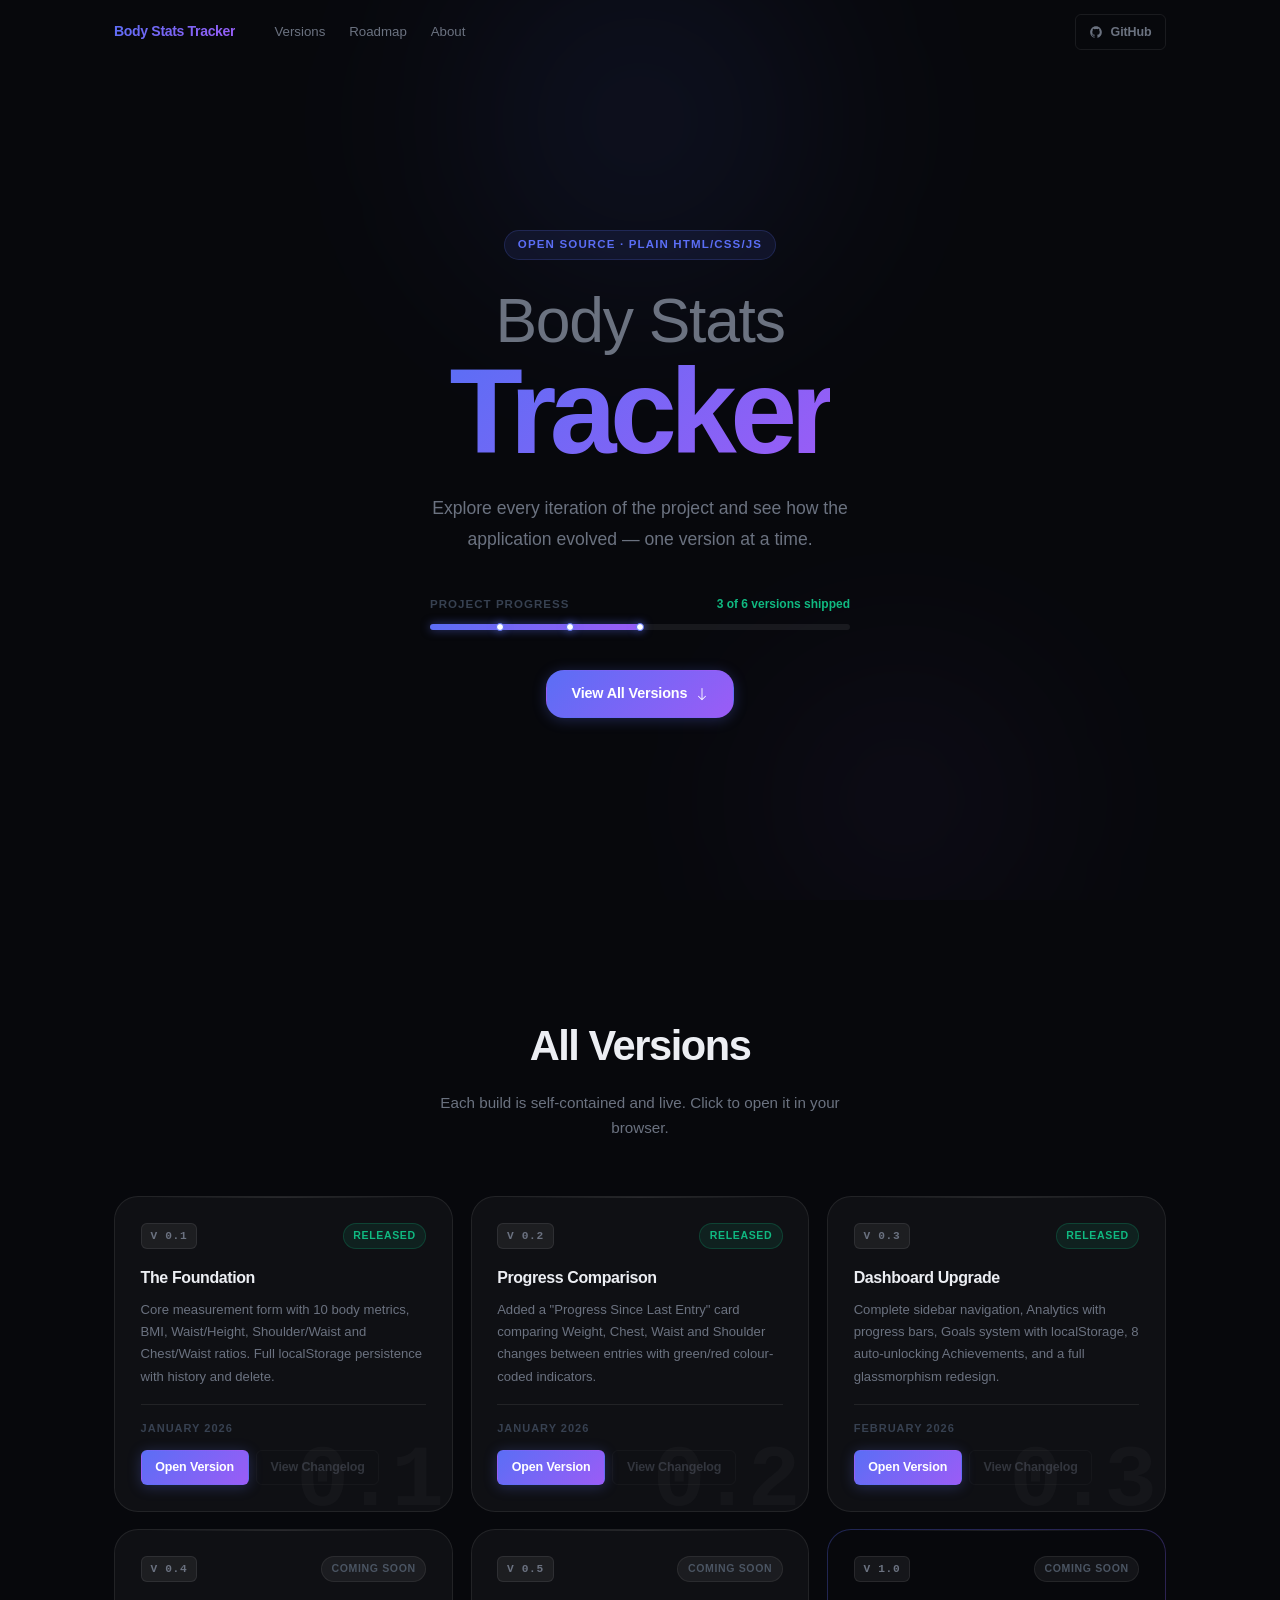
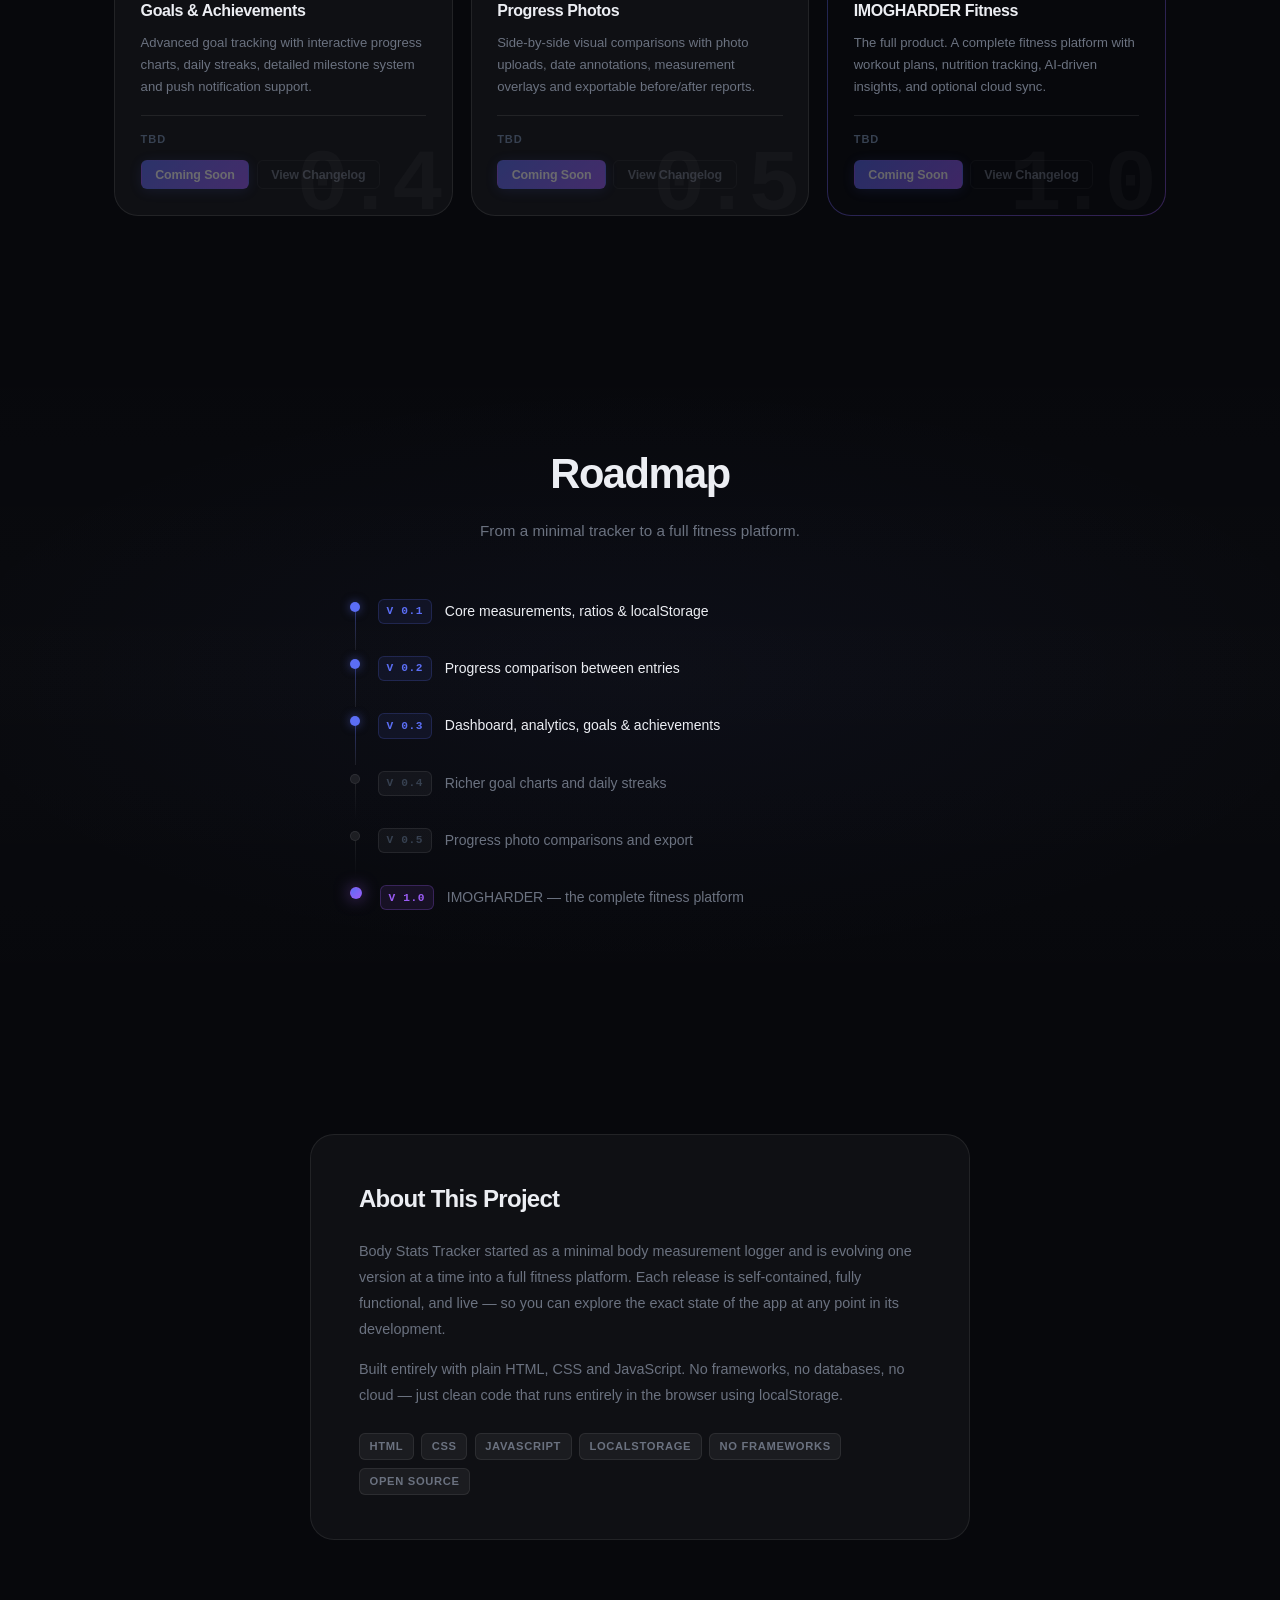
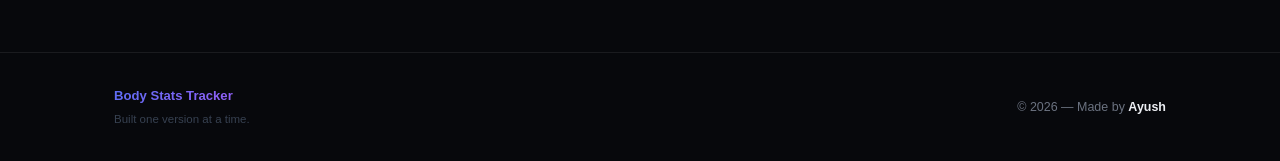
<file: index.html>
<!DOCTYPE html>
<html lang="en">
<head>
  <meta charset="UTF-8" />
  <meta name="viewport" content="width=device-width, initial-scale=1.0" />
  <meta name="description" content="Explore every version of Body Stats Tracker — from the initial prototype to the final V1.0 fitness platform." />
  <title>Body Stats Tracker — All Versions</title>
  <link rel="stylesheet" href="style.css" />
</head>
<body>

  <!-- ═══════════════════════════════════════════
       NAVIGATION
  ════════════════════════════════════════════ -->
  <header class="nav" id="nav" role="banner">
    <div class="nav-inner">

      <a href="#" class="nav-logo" aria-label="Body Stats Tracker home">
        Body Stats Tracker
      </a>

      <!-- Desktop links -->
      <nav class="nav-links" aria-label="Main navigation">
        <a href="#versions">Versions</a>
        <a href="#roadmap">Roadmap</a>
        <a href="#about">About</a>
      </nav>

      <!-- GitHub — desktop -->
      <div class="nav-actions">
        <a
          href="https://github.com"
          class="btn btn-ghost btn-sm"
          target="_blank"
          rel="noopener noreferrer"
          aria-label="View source on GitHub"
        >
          <svg width="14" height="14" viewBox="0 0 24 24" fill="currentColor" aria-hidden="true">
            <path d="M12 2C6.48 2 2 6.58 2 12.26c0 4.54 2.87 8.39 6.84 9.75.5.09.68-.22.68-.49 0-.24-.01-.87-.01-1.71-2.78.62-3.37-1.38-3.37-1.38-.45-1.18-1.11-1.49-1.11-1.49-.91-.64.07-.63.07-.63 1.01.07 1.54 1.07 1.54 1.07.9 1.58 2.35 1.12 2.92.86.09-.67.35-1.12.64-1.38-2.22-.26-4.56-1.14-4.56-5.07 0-1.12.39-2.03 1.02-2.75-.1-.26-.44-1.3.1-2.71 0 0 .84-.27 2.75 1.05a9.38 9.38 0 0 1 2.5-.34c.85 0 1.7.11 2.5.34 1.91-1.32 2.75-1.05 2.75-1.05.54 1.41.2 2.45.1 2.71.63.72 1.02 1.63 1.02 2.75 0 3.94-2.34 4.81-4.57 5.06.36.32.68.94.68 1.9 0 1.38-.01 2.49-.01 2.82 0 .27.18.59.69.49C19.14 20.65 22 16.79 22 12.26 22 6.58 17.52 2 12 2Z"/>
          </svg>
          GitHub
        </a>
      </div>

      <!-- Mobile hamburger -->
      <button
        class="hamburger"
        id="hamburger"
        aria-label="Open navigation menu"
        aria-expanded="false"
        aria-controls="mobile-menu"
      >
        <span></span>
        <span></span>
        <span></span>
      </button>

    </div>

    <!-- Mobile menu -->
    <div class="nav-mobile" id="mobile-menu" role="dialog" aria-label="Mobile navigation" hidden>
      <nav>
        <a href="#versions" class="mobile-link">Versions</a>
        <a href="#roadmap" class="mobile-link">Roadmap</a>
        <a href="#about" class="mobile-link">About</a>
        <a href="https://github.com" class="mobile-link" target="_blank" rel="noopener noreferrer">GitHub ↗</a>
      </nav>
    </div>
  </header>


  <main>

    <!-- ═══════════════════════════════════════════
         HERO
    ════════════════════════════════════════════ -->
    <section class="hero" id="hero" aria-labelledby="hero-title">

      <!-- Ambient background orbs -->
      <div class="hero-orb hero-orb--a" aria-hidden="true"></div>
      <div class="hero-orb hero-orb--b" aria-hidden="true"></div>

      <div class="container">

        <p class="hero-eyebrow">Open Source · Plain HTML/CSS/JS</p>

        <h1 class="hero-title" id="hero-title">
          <span class="hero-title-line hero-title-line--thin">Body Stats</span>
          <span class="hero-title-line hero-title-line--bold">Tracker</span>
        </h1>

        <p class="hero-subtitle">
          Explore every iteration of the project and see how the application
          evolved — one version at a time.
        </p>

        <!-- Project progress bar (signature element) -->
        <div class="hero-progress" aria-label="Project completion">
          <div class="hero-progress-labels">
            <span class="hero-progress-label">Project Progress</span>
            <span class="hero-progress-fraction">3 of 6 versions shipped</span>
          </div>
          <div class="hero-progress-track" role="progressbar" aria-valuenow="50" aria-valuemin="0" aria-valuemax="100">
            <div class="hero-progress-fill">
              <!-- Live dots for each shipped version -->
              <span class="progress-dot" aria-label="V0.1 shipped"></span>
              <span class="progress-dot" aria-label="V0.2 shipped"></span>
              <span class="progress-dot" aria-label="V0.3 shipped"></span>
            </div>
          </div>
        </div>

        <a href="#versions" class="btn btn-primary btn-lg hero-cta">
          View All Versions
          <svg width="14" height="14" viewBox="0 0 16 16" fill="currentColor" aria-hidden="true">
            <path fill-rule="evenodd" d="M8 1a.5.5 0 0 1 .5.5v11.793l3.146-3.147a.5.5 0 0 1 .708.708l-4 4a.5.5 0 0 1-.708 0l-4-4a.5.5 0 1 1 .708-.708L7.5 13.293V1.5A.5.5 0 0 1 8 1z"/>
          </svg>
        </a>

      </div>
    </section>


    <!-- ═══════════════════════════════════════════
         VERSIONS GRID
    ════════════════════════════════════════════ -->
    <section class="section" id="versions" aria-labelledby="versions-title">
      <div class="container">

        <header class="section-header">
          <h2 class="section-title" id="versions-title">All Versions</h2>
          <p class="section-sub">Each build is self-contained and live. Click to open it in your browser.</p>
        </header>

        <!--
          ╔══════════════════════════════════════════╗
          ║  VERSION CARD TEMPLATE                   ║
          ║                                          ║
          ║  To add a new version, duplicate one     ║
          ║  <article> block below and update:       ║
          ║                                          ║
          ║  • data-status  → "released" |           ║
          ║                   "coming-soon" |        ║
          ║                   "beta"                 ║
          ║  • data-version → "0.7" (watermark)      ║
          ║  • .version-chip text                    ║
          ║  • .status-badge text                    ║
          ║  • .card-name text                       ║
          ║  • .card-desc text                       ║
          ║  • <time datetime> and .card-date text   ║
          ║  • href on .btn-open (or use <button>)   ║
          ║                                          ║
          ║  No CSS changes needed.                  ║
          ╚══════════════════════════════════════════╝
        -->
        <div class="versions-grid" id="versions-grid">

          <!-- ── V 0.1 — Released ── -->
          <article class="version-card" data-status="released" data-version="0.1">
            <div class="card-top">
              <span class="version-chip">V 0.1</span>
              <span class="status-badge">Released</span>
            </div>
            <div class="card-body">
              <h3 class="card-name">The Foundation</h3>
              <p class="card-desc">
                Core measurement form with 10 body metrics, BMI,
                Waist/Height, Shoulder/Waist and Chest/Waist ratios.
                Full localStorage persistence with history and delete.
              </p>
            </div>
            <div class="card-footer">
              <time class="card-date" datetime="2026-01">January 2026</time>
              <div class="card-actions">
                <a href="version1/" class="btn btn-primary btn-sm btn-open">Open Version</a>
                <button class="btn btn-ghost btn-sm" disabled aria-disabled="true">View Changelog</button>
              </div>
            </div>
          </article>

          <!-- ── V 0.2 — Released ── -->
          <article class="version-card" data-status="released" data-version="0.2">
            <div class="card-top">
              <span class="version-chip">V 0.2</span>
              <span class="status-badge">Released</span>
            </div>
            <div class="card-body">
              <h3 class="card-name">Progress Comparison</h3>
              <p class="card-desc">
                Added a "Progress Since Last Entry" card comparing
                Weight, Chest, Waist and Shoulder changes between
                entries with green/red colour-coded indicators.
              </p>
            </div>
            <div class="card-footer">
              <time class="card-date" datetime="2026-01">January 2026</time>
              <div class="card-actions">
                <a href="version2/" class="btn btn-primary btn-sm btn-open">Open Version</a>
                <button class="btn btn-ghost btn-sm" disabled aria-disabled="true">View Changelog</button>
              </div>
            </div>
          </article>

          <!-- ── V 0.3 — Released ── -->
          <article class="version-card" data-status="released" data-version="0.3">
            <div class="card-top">
              <span class="version-chip">V 0.3</span>
              <span class="status-badge">Released</span>
            </div>
            <div class="card-body">
              <h3 class="card-name">Dashboard Upgrade</h3>
              <p class="card-desc">
                Complete sidebar navigation, Analytics with progress bars,
                Goals system with localStorage, 8 auto-unlocking
                Achievements, and a full glassmorphism redesign.
              </p>
            </div>
            <div class="card-footer">
              <time class="card-date" datetime="2026-02">February 2026</time>
              <div class="card-actions">
                <a href="version3/" class="btn btn-primary btn-sm btn-open">Open Version</a>
                <button class="btn btn-ghost btn-sm" disabled aria-disabled="true">View Changelog</button>
              </div>
            </div>
          </article>

          <!-- ── V 0.4 — Coming Soon ── -->
          <article class="version-card" data-status="coming-soon" data-version="0.4">
            <div class="card-top">
              <span class="version-chip">V 0.4</span>
              <span class="status-badge">Coming Soon</span>
            </div>
            <div class="card-body">
              <h3 class="card-name">Goals &amp; Achievements</h3>
              <p class="card-desc">
                Advanced goal tracking with interactive progress charts,
                daily streaks, detailed milestone system and
                push notification support.
              </p>
            </div>
            <div class="card-footer">
              <time class="card-date">TBD</time>
              <div class="card-actions">
                <button class="btn btn-primary btn-sm btn-open" disabled aria-disabled="true">Coming Soon</button>
                <button class="btn btn-ghost btn-sm" disabled aria-disabled="true">View Changelog</button>
              </div>
            </div>
          </article>

          <!-- ── V 0.5 — Coming Soon ── -->
          <article class="version-card" data-status="coming-soon" data-version="0.5">
            <div class="card-top">
              <span class="version-chip">V 0.5</span>
              <span class="status-badge">Coming Soon</span>
            </div>
            <div class="card-body">
              <h3 class="card-name">Progress Photos</h3>
              <p class="card-desc">
                Side-by-side visual comparisons with photo uploads,
                date annotations, measurement overlays and
                exportable before/after reports.
              </p>
            </div>
            <div class="card-footer">
              <time class="card-date">TBD</time>
              <div class="card-actions">
                <button class="btn btn-primary btn-sm btn-open" disabled aria-disabled="true">Coming Soon</button>
                <button class="btn btn-ghost btn-sm" disabled aria-disabled="true">View Changelog</button>
              </div>
            </div>
          </article>

          <!-- ── V 1.0 — Coming Soon (flagship) ── -->
          <article class="version-card version-card--flagship" data-status="coming-soon" data-version="1.0">
            <div class="card-top">
              <span class="version-chip">V 1.0</span>
              <span class="status-badge">Coming Soon</span>
            </div>
            <div class="card-body">
              <h3 class="card-name">IMOGHARDER Fitness</h3>
              <p class="card-desc">
                The full product. A complete fitness platform with workout
                plans, nutrition tracking, AI-driven insights,
                and optional cloud sync.
              </p>
            </div>
            <div class="card-footer">
              <time class="card-date">TBD</time>
              <div class="card-actions">
                <button class="btn btn-primary btn-sm btn-open" disabled aria-disabled="true">Coming Soon</button>
                <button class="btn btn-ghost btn-sm" disabled aria-disabled="true">View Changelog</button>
              </div>
            </div>
          </article>

        </div><!-- /.versions-grid -->
      </div>
    </section>


    <!-- ═══════════════════════════════════════════
         ROADMAP
    ════════════════════════════════════════════ -->
    <section class="section section--alt" id="roadmap" aria-labelledby="roadmap-title">
      <div class="container">

        <header class="section-header">
          <h2 class="section-title" id="roadmap-title">Roadmap</h2>
          <p class="section-sub">From a minimal tracker to a full fitness platform.</p>
        </header>

        <ol class="roadmap" aria-label="Version roadmap">

          <li class="roadmap-step" data-done="true">
            <div class="roadmap-indicator" aria-hidden="true">
              <div class="roadmap-dot"></div>
              <div class="roadmap-line"></div>
            </div>
            <div class="roadmap-content">
              <span class="roadmap-ver">V 0.1</span>
              <span class="roadmap-desc">Core measurements, ratios &amp; localStorage</span>
            </div>
          </li>

          <li class="roadmap-step" data-done="true">
            <div class="roadmap-indicator" aria-hidden="true">
              <div class="roadmap-dot"></div>
              <div class="roadmap-line"></div>
            </div>
            <div class="roadmap-content">
              <span class="roadmap-ver">V 0.2</span>
              <span class="roadmap-desc">Progress comparison between entries</span>
            </div>
          </li>

          <li class="roadmap-step" data-done="true">
            <div class="roadmap-indicator" aria-hidden="true">
              <div class="roadmap-dot"></div>
              <div class="roadmap-line"></div>
            </div>
            <div class="roadmap-content">
              <span class="roadmap-ver">V 0.3</span>
              <span class="roadmap-desc">Dashboard, analytics, goals &amp; achievements</span>
            </div>
          </li>

          <li class="roadmap-step">
            <div class="roadmap-indicator" aria-hidden="true">
              <div class="roadmap-dot"></div>
              <div class="roadmap-line"></div>
            </div>
            <div class="roadmap-content">
              <span class="roadmap-ver">V 0.4</span>
              <span class="roadmap-desc">Richer goal charts and daily streaks</span>
            </div>
          </li>

          <li class="roadmap-step">
            <div class="roadmap-indicator" aria-hidden="true">
              <div class="roadmap-dot"></div>
              <div class="roadmap-line"></div>
            </div>
            <div class="roadmap-content">
              <span class="roadmap-ver">V 0.5</span>
              <span class="roadmap-desc">Progress photo comparisons and export</span>
            </div>
          </li>

          <li class="roadmap-step roadmap-step--last">
            <div class="roadmap-indicator" aria-hidden="true">
              <div class="roadmap-dot roadmap-dot--final"></div>
            </div>
            <div class="roadmap-content">
              <span class="roadmap-ver roadmap-ver--final">V 1.0</span>
              <span class="roadmap-desc">IMOGHARDER — the complete fitness platform</span>
            </div>
          </li>

        </ol>
      </div>
    </section>


    <!-- ═══════════════════════════════════════════
         ABOUT
    ════════════════════════════════════════════ -->
    <section class="section" id="about" aria-labelledby="about-title">
      <div class="container">
        <div class="about-card">

          <h2 class="about-title" id="about-title">About This Project</h2>

          <p class="about-text">
            Body Stats Tracker started as a minimal body measurement logger and is
            evolving one version at a time into a full fitness platform. Each release
            is self-contained, fully functional, and live — so you can explore the
            exact state of the app at any point in its development.
          </p>

          <p class="about-text">
            Built entirely with plain HTML, CSS and JavaScript.
            No frameworks, no databases, no cloud — just clean code that runs
            entirely in the browser using localStorage.
          </p>

          <div class="about-chips" aria-label="Technologies used">
            <span class="chip">HTML</span>
            <span class="chip">CSS</span>
            <span class="chip">JavaScript</span>
            <span class="chip">localStorage</span>
            <span class="chip">No Frameworks</span>
            <span class="chip">Open Source</span>
          </div>

        </div>
      </div>
    </section>

  </main><!-- /main -->


  <!-- ═══════════════════════════════════════════
       FOOTER
  ════════════════════════════════════════════ -->
  <footer class="footer" role="contentinfo">
    <div class="container footer-inner">
      <div class="footer-left">
        <span class="footer-brand">Body Stats Tracker</span>
        <span class="footer-tagline">Built one version at a time.</span>
      </div>
      <div class="footer-right">
        <p class="footer-copy">
          &copy; 2026 &mdash; Made by <strong>Ayush</strong>
        </p>
      </div>
    </div>
  </footer>

  <script src="script.js"></script>
</body>
</html>
</file>
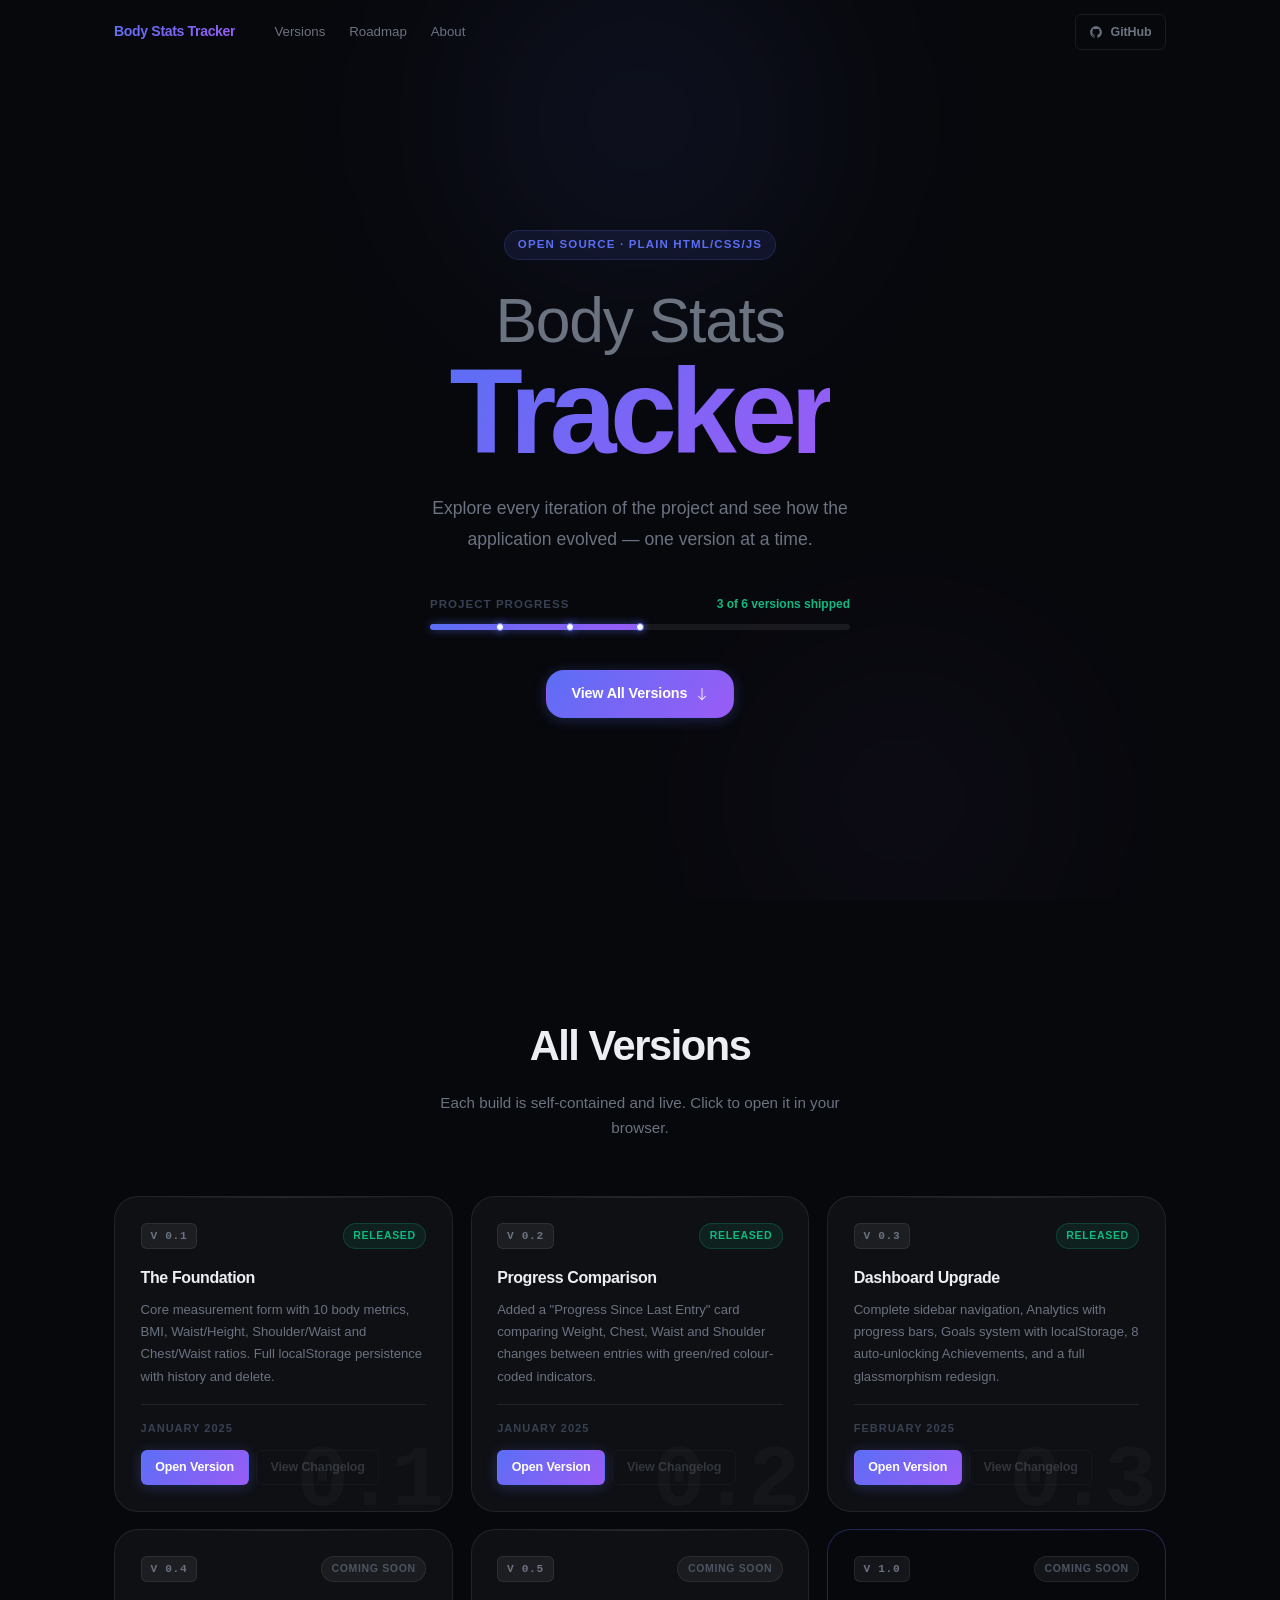
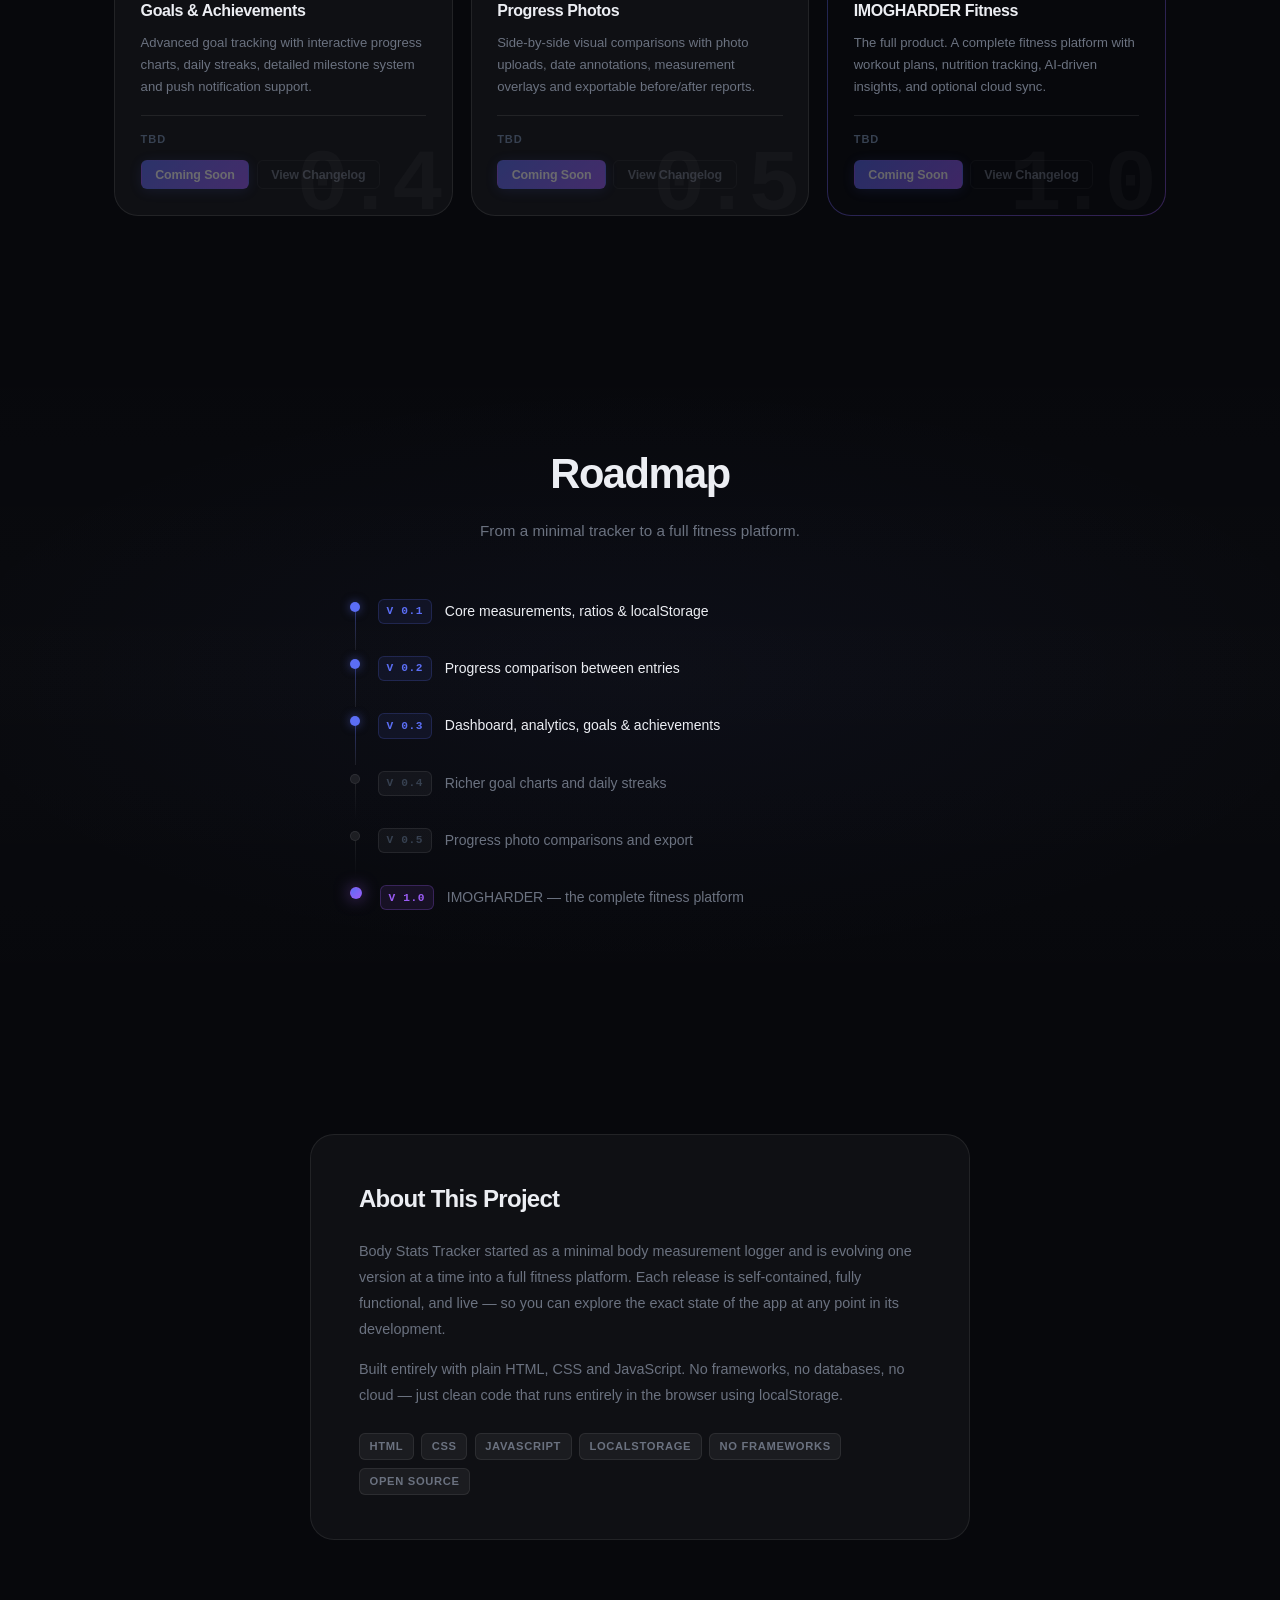
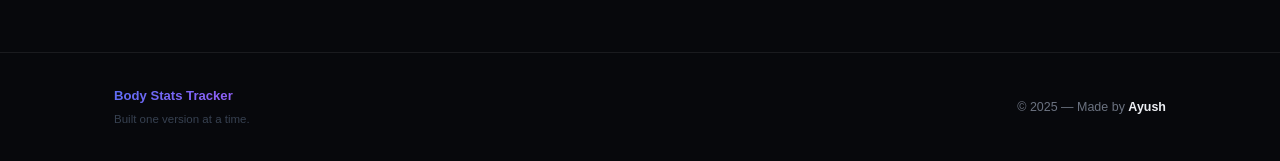
<file: Homepage/index.html>
<!DOCTYPE html>
<html lang="en">
<head>
  <meta charset="UTF-8" />
  <meta name="viewport" content="width=device-width, initial-scale=1.0" />
  <meta name="description" content="Explore every version of Body Stats Tracker — from the initial prototype to the final V1.0 fitness platform." />
  <title>Body Stats Tracker — All Versions</title>
  <link rel="stylesheet" href="style.css" />
</head>
<body>

  <!-- ═══════════════════════════════════════════
       NAVIGATION
  ════════════════════════════════════════════ -->
  <header class="nav" id="nav" role="banner">
    <div class="nav-inner">

      <a href="#" class="nav-logo" aria-label="Body Stats Tracker home">
        Body Stats Tracker
      </a>

      <!-- Desktop links -->
      <nav class="nav-links" aria-label="Main navigation">
        <a href="#versions">Versions</a>
        <a href="#roadmap">Roadmap</a>
        <a href="#about">About</a>
      </nav>

      <!-- GitHub — desktop -->
      <div class="nav-actions">
        <a
          href="https://github.com"
          class="btn btn-ghost btn-sm"
          target="_blank"
          rel="noopener noreferrer"
          aria-label="View source on GitHub"
        >
          <svg width="14" height="14" viewBox="0 0 24 24" fill="currentColor" aria-hidden="true">
            <path d="M12 2C6.48 2 2 6.58 2 12.26c0 4.54 2.87 8.39 6.84 9.75.5.09.68-.22.68-.49 0-.24-.01-.87-.01-1.71-2.78.62-3.37-1.38-3.37-1.38-.45-1.18-1.11-1.49-1.11-1.49-.91-.64.07-.63.07-.63 1.01.07 1.54 1.07 1.54 1.07.9 1.58 2.35 1.12 2.92.86.09-.67.35-1.12.64-1.38-2.22-.26-4.56-1.14-4.56-5.07 0-1.12.39-2.03 1.02-2.75-.1-.26-.44-1.3.1-2.71 0 0 .84-.27 2.75 1.05a9.38 9.38 0 0 1 2.5-.34c.85 0 1.7.11 2.5.34 1.91-1.32 2.75-1.05 2.75-1.05.54 1.41.2 2.45.1 2.71.63.72 1.02 1.63 1.02 2.75 0 3.94-2.34 4.81-4.57 5.06.36.32.68.94.68 1.9 0 1.38-.01 2.49-.01 2.82 0 .27.18.59.69.49C19.14 20.65 22 16.79 22 12.26 22 6.58 17.52 2 12 2Z"/>
          </svg>
          GitHub
        </a>
      </div>

      <!-- Mobile hamburger -->
      <button
        class="hamburger"
        id="hamburger"
        aria-label="Open navigation menu"
        aria-expanded="false"
        aria-controls="mobile-menu"
      >
        <span></span>
        <span></span>
        <span></span>
      </button>

    </div>

    <!-- Mobile menu -->
    <div class="nav-mobile" id="mobile-menu" role="dialog" aria-label="Mobile navigation" hidden>
      <nav>
        <a href="#versions" class="mobile-link">Versions</a>
        <a href="#roadmap" class="mobile-link">Roadmap</a>
        <a href="#about" class="mobile-link">About</a>
        <a href="https://github.com" class="mobile-link" target="_blank" rel="noopener noreferrer">GitHub ↗</a>
      </nav>
    </div>
  </header>


  <main>

    <!-- ═══════════════════════════════════════════
         HERO
    ════════════════════════════════════════════ -->
    <section class="hero" id="hero" aria-labelledby="hero-title">

      <!-- Ambient background orbs -->
      <div class="hero-orb hero-orb--a" aria-hidden="true"></div>
      <div class="hero-orb hero-orb--b" aria-hidden="true"></div>

      <div class="container">

        <p class="hero-eyebrow">Open Source · Plain HTML/CSS/JS</p>

        <h1 class="hero-title" id="hero-title">
          <span class="hero-title-line hero-title-line--thin">Body Stats</span>
          <span class="hero-title-line hero-title-line--bold">Tracker</span>
        </h1>

        <p class="hero-subtitle">
          Explore every iteration of the project and see how the application
          evolved — one version at a time.
        </p>

        <!-- Project progress bar (signature element) -->
        <div class="hero-progress" aria-label="Project completion">
          <div class="hero-progress-labels">
            <span class="hero-progress-label">Project Progress</span>
            <span class="hero-progress-fraction">3 of 6 versions shipped</span>
          </div>
          <div class="hero-progress-track" role="progressbar" aria-valuenow="50" aria-valuemin="0" aria-valuemax="100">
            <div class="hero-progress-fill">
              <!-- Live dots for each shipped version -->
              <span class="progress-dot" aria-label="V0.1 shipped"></span>
              <span class="progress-dot" aria-label="V0.2 shipped"></span>
              <span class="progress-dot" aria-label="V0.3 shipped"></span>
            </div>
          </div>
        </div>

        <a href="#versions" class="btn btn-primary btn-lg hero-cta">
          View All Versions
          <svg width="14" height="14" viewBox="0 0 16 16" fill="currentColor" aria-hidden="true">
            <path fill-rule="evenodd" d="M8 1a.5.5 0 0 1 .5.5v11.793l3.146-3.147a.5.5 0 0 1 .708.708l-4 4a.5.5 0 0 1-.708 0l-4-4a.5.5 0 1 1 .708-.708L7.5 13.293V1.5A.5.5 0 0 1 8 1z"/>
          </svg>
        </a>

      </div>
    </section>


    <!-- ═══════════════════════════════════════════
         VERSIONS GRID
    ════════════════════════════════════════════ -->
    <section class="section" id="versions" aria-labelledby="versions-title">
      <div class="container">

        <header class="section-header">
          <h2 class="section-title" id="versions-title">All Versions</h2>
          <p class="section-sub">Each build is self-contained and live. Click to open it in your browser.</p>
        </header>

        <!--
          ╔══════════════════════════════════════════╗
          ║  VERSION CARD TEMPLATE                   ║
          ║                                          ║
          ║  To add a new version, duplicate one     ║
          ║  <article> block below and update:       ║
          ║                                          ║
          ║  • data-status  → "released" |           ║
          ║                   "coming-soon" |        ║
          ║                   "beta"                 ║
          ║  • data-version → "0.7" (watermark)      ║
          ║  • .version-chip text                    ║
          ║  • .status-badge text                    ║
          ║  • .card-name text                       ║
          ║  • .card-desc text                       ║
          ║  • <time datetime> and .card-date text   ║
          ║  • href on .btn-open (or use <button>)   ║
          ║                                          ║
          ║  No CSS changes needed.                  ║
          ╚══════════════════════════════════════════╝
        -->
        <div class="versions-grid" id="versions-grid">

          <!-- ── V 0.1 — Released ── -->
          <article class="version-card" data-status="released" data-version="0.1">
            <div class="card-top">
              <span class="version-chip">V 0.1</span>
              <span class="status-badge">Released</span>
            </div>
            <div class="card-body">
              <h3 class="card-name">The Foundation</h3>
              <p class="card-desc">
                Core measurement form with 10 body metrics, BMI,
                Waist/Height, Shoulder/Waist and Chest/Waist ratios.
                Full localStorage persistence with history and delete.
              </p>
            </div>
            <div class="card-footer">
              <time class="card-date" datetime="2025-01">January 2025</time>
              <div class="card-actions">
                <a href="../Versions/V-0.1%20Basic%20Structure/index.html" class="btn btn-primary btn-sm btn-open">Open Version</a>
                <button class="btn btn-ghost btn-sm" disabled aria-disabled="true">View Changelog</button>
              </div>
            </div>
          </article>

          <!-- ── V 0.2 — Released ── -->
          <article class="version-card" data-status="released" data-version="0.2">
            <div class="card-top">
              <span class="version-chip">V 0.2</span>
              <span class="status-badge">Released</span>
            </div>
            <div class="card-body">
              <h3 class="card-name">Progress Comparison</h3>
              <p class="card-desc">
                Added a "Progress Since Last Entry" card comparing
                Weight, Chest, Waist and Shoulder changes between
                entries with green/red colour-coded indicators.
              </p>
            </div>
            <div class="card-footer">
              <time class="card-date" datetime="2025-01">January 2025</time>
              <div class="card-actions">
                <a href="../Versions/V-0.2%20Progress%20Comparison/index.html" class="btn btn-primary btn-sm btn-open">Open Version</a>
                <button class="btn btn-ghost btn-sm" disabled aria-disabled="true">View Changelog</button>
              </div>
            </div>
          </article>

          <!-- ── V 0.3 — Released ── -->
          <article class="version-card" data-status="released" data-version="0.3">
            <div class="card-top">
              <span class="version-chip">V 0.3</span>
              <span class="status-badge">Released</span>
            </div>
            <div class="card-body">
              <h3 class="card-name">Dashboard Upgrade</h3>
              <p class="card-desc">
                Complete sidebar navigation, Analytics with progress bars,
                Goals system with localStorage, 8 auto-unlocking
                Achievements, and a full glassmorphism redesign.
              </p>
            </div>
            <div class="card-footer">
              <time class="card-date" datetime="2025-02">February 2025</time>
              <div class="card-actions">
                <a href="../Versions/V-0.3%20Dashboard%20Upgrade/index.html" class="btn btn-primary btn-sm btn-open">Open Version</a>
                <button class="btn btn-ghost btn-sm" disabled aria-disabled="true">View Changelog</button>
              </div>
            </div>
          </article>

          <!-- ── V 0.4 — Coming Soon ── -->
          <article class="version-card" data-status="coming-soon" data-version="0.4">
            <div class="card-top">
              <span class="version-chip">V 0.4</span>
              <span class="status-badge">Coming Soon</span>
            </div>
            <div class="card-body">
              <h3 class="card-name">Goals &amp; Achievements</h3>
              <p class="card-desc">
                Advanced goal tracking with interactive progress charts,
                daily streaks, detailed milestone system and
                push notification support.
              </p>
            </div>
            <div class="card-footer">
              <time class="card-date">TBD</time>
              <div class="card-actions">
                <button class="btn btn-primary btn-sm btn-open" disabled aria-disabled="true">Coming Soon</button>
                <button class="btn btn-ghost btn-sm" disabled aria-disabled="true">View Changelog</button>
              </div>
            </div>
          </article>

          <!-- ── V 0.5 — Coming Soon ── -->
          <article class="version-card" data-status="coming-soon" data-version="0.5">
            <div class="card-top">
              <span class="version-chip">V 0.5</span>
              <span class="status-badge">Coming Soon</span>
            </div>
            <div class="card-body">
              <h3 class="card-name">Progress Photos</h3>
              <p class="card-desc">
                Side-by-side visual comparisons with photo uploads,
                date annotations, measurement overlays and
                exportable before/after reports.
              </p>
            </div>
            <div class="card-footer">
              <time class="card-date">TBD</time>
              <div class="card-actions">
                <button class="btn btn-primary btn-sm btn-open" disabled aria-disabled="true">Coming Soon</button>
                <button class="btn btn-ghost btn-sm" disabled aria-disabled="true">View Changelog</button>
              </div>
            </div>
          </article>

          <!-- ── V 1.0 — Coming Soon (flagship) ── -->
          <article class="version-card version-card--flagship" data-status="coming-soon" data-version="1.0">
            <div class="card-top">
              <span class="version-chip">V 1.0</span>
              <span class="status-badge">Coming Soon</span>
            </div>
            <div class="card-body">
              <h3 class="card-name">IMOGHARDER Fitness</h3>
              <p class="card-desc">
                The full product. A complete fitness platform with workout
                plans, nutrition tracking, AI-driven insights,
                and optional cloud sync.
              </p>
            </div>
            <div class="card-footer">
              <time class="card-date">TBD</time>
              <div class="card-actions">
                <button class="btn btn-primary btn-sm btn-open" disabled aria-disabled="true">Coming Soon</button>
                <button class="btn btn-ghost btn-sm" disabled aria-disabled="true">View Changelog</button>
              </div>
            </div>
          </article>

        </div><!-- /.versions-grid -->
      </div>
    </section>


    <!-- ═══════════════════════════════════════════
         ROADMAP
    ════════════════════════════════════════════ -->
    <section class="section section--alt" id="roadmap" aria-labelledby="roadmap-title">
      <div class="container">

        <header class="section-header">
          <h2 class="section-title" id="roadmap-title">Roadmap</h2>
          <p class="section-sub">From a minimal tracker to a full fitness platform.</p>
        </header>

        <ol class="roadmap" aria-label="Version roadmap">

          <li class="roadmap-step" data-done="true">
            <div class="roadmap-indicator" aria-hidden="true">
              <div class="roadmap-dot"></div>
              <div class="roadmap-line"></div>
            </div>
            <div class="roadmap-content">
              <span class="roadmap-ver">V 0.1</span>
              <span class="roadmap-desc">Core measurements, ratios &amp; localStorage</span>
            </div>
          </li>

          <li class="roadmap-step" data-done="true">
            <div class="roadmap-indicator" aria-hidden="true">
              <div class="roadmap-dot"></div>
              <div class="roadmap-line"></div>
            </div>
            <div class="roadmap-content">
              <span class="roadmap-ver">V 0.2</span>
              <span class="roadmap-desc">Progress comparison between entries</span>
            </div>
          </li>

          <li class="roadmap-step" data-done="true">
            <div class="roadmap-indicator" aria-hidden="true">
              <div class="roadmap-dot"></div>
              <div class="roadmap-line"></div>
            </div>
            <div class="roadmap-content">
              <span class="roadmap-ver">V 0.3</span>
              <span class="roadmap-desc">Dashboard, analytics, goals &amp; achievements</span>
            </div>
          </li>

          <li class="roadmap-step">
            <div class="roadmap-indicator" aria-hidden="true">
              <div class="roadmap-dot"></div>
              <div class="roadmap-line"></div>
            </div>
            <div class="roadmap-content">
              <span class="roadmap-ver">V 0.4</span>
              <span class="roadmap-desc">Richer goal charts and daily streaks</span>
            </div>
          </li>

          <li class="roadmap-step">
            <div class="roadmap-indicator" aria-hidden="true">
              <div class="roadmap-dot"></div>
              <div class="roadmap-line"></div>
            </div>
            <div class="roadmap-content">
              <span class="roadmap-ver">V 0.5</span>
              <span class="roadmap-desc">Progress photo comparisons and export</span>
            </div>
          </li>

          <li class="roadmap-step roadmap-step--last">
            <div class="roadmap-indicator" aria-hidden="true">
              <div class="roadmap-dot roadmap-dot--final"></div>
            </div>
            <div class="roadmap-content">
              <span class="roadmap-ver roadmap-ver--final">V 1.0</span>
              <span class="roadmap-desc">IMOGHARDER — the complete fitness platform</span>
            </div>
          </li>

        </ol>
      </div>
    </section>


    <!-- ═══════════════════════════════════════════
         ABOUT
    ════════════════════════════════════════════ -->
    <section class="section" id="about" aria-labelledby="about-title">
      <div class="container">
        <div class="about-card">

          <h2 class="about-title" id="about-title">About This Project</h2>

          <p class="about-text">
            Body Stats Tracker started as a minimal body measurement logger and is
            evolving one version at a time into a full fitness platform. Each release
            is self-contained, fully functional, and live — so you can explore the
            exact state of the app at any point in its development.
          </p>

          <p class="about-text">
            Built entirely with plain HTML, CSS and JavaScript.
            No frameworks, no databases, no cloud — just clean code that runs
            entirely in the browser using localStorage.
          </p>

          <div class="about-chips" aria-label="Technologies used">
            <span class="chip">HTML</span>
            <span class="chip">CSS</span>
            <span class="chip">JavaScript</span>
            <span class="chip">localStorage</span>
            <span class="chip">No Frameworks</span>
            <span class="chip">Open Source</span>
          </div>

        </div>
      </div>
    </section>

  </main><!-- /main -->


  <!-- ═══════════════════════════════════════════
       FOOTER
  ════════════════════════════════════════════ -->
  <footer class="footer" role="contentinfo">
    <div class="container footer-inner">
      <div class="footer-left">
        <span class="footer-brand">Body Stats Tracker</span>
        <span class="footer-tagline">Built one version at a time.</span>
      </div>
      <div class="footer-right">
        <p class="footer-copy">
          &copy; 2025 &mdash; Made by <strong>Ayush</strong>
        </p>
      </div>
    </div>
  </footer>

  <script src="script.js"></script>
</body>
</html>
</file>
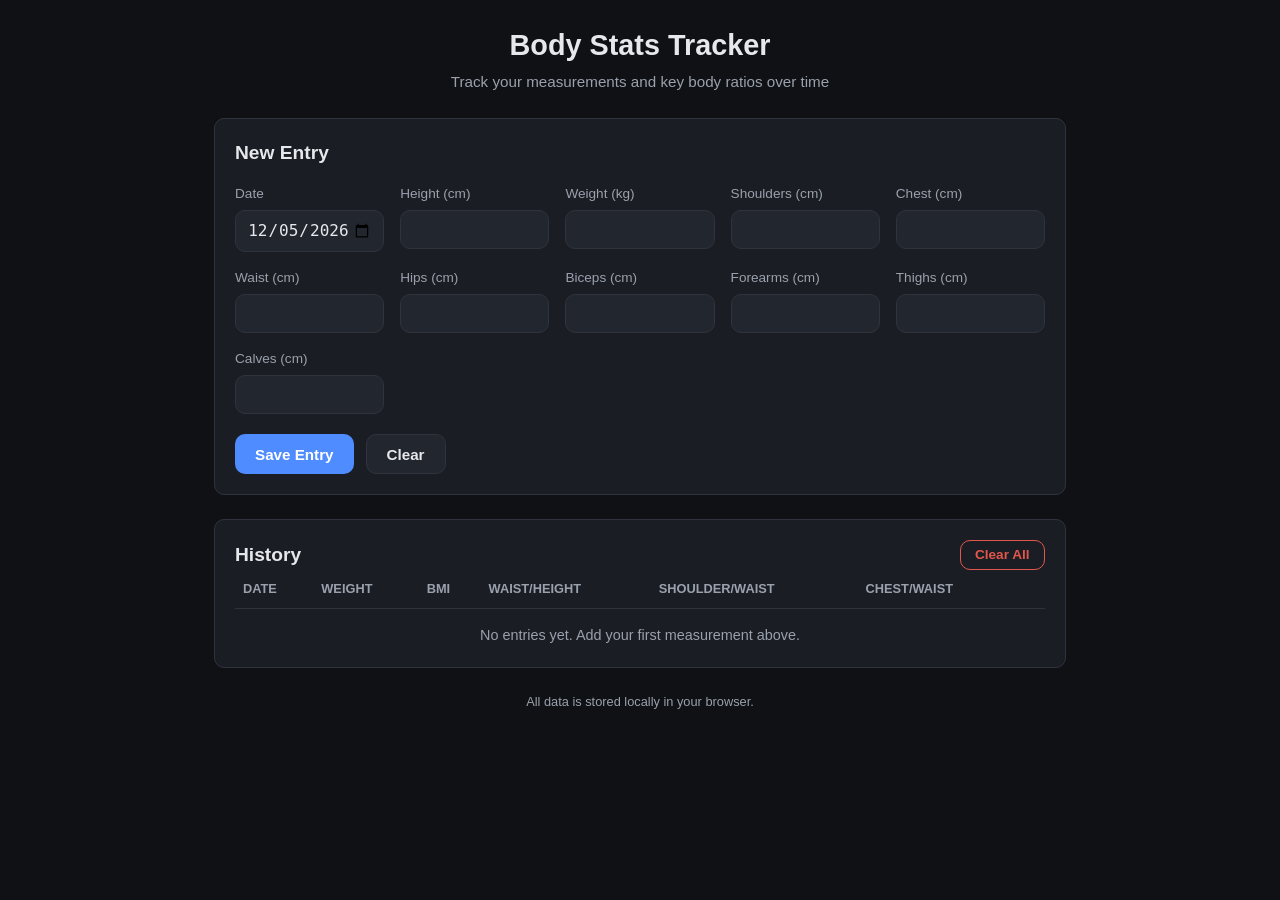
<file: Versions/V-0.1 Basic Structure/index.html>
<!DOCTYPE html>
<html lang="en">
<head>
  <meta charset="UTF-8" />
  <meta name="viewport" content="width=device-width, initial-scale=1.0" />
  <title>Body Stats Tracker</title>
  <link rel="stylesheet" href="css/style.css" />
</head>
<body>
  <div class="container">
    <header>
      <h1>Body Stats Tracker</h1>
      <p class="subtitle">Track your measurements and key body ratios over time</p>
    </header>

    <main>
      <!-- Entry Form -->
      <section class="card">
        <h2>New Entry</h2>
        <form id="entry-form">
          <div class="form-grid">
            <div class="form-group">
              <label for="date">Date</label>
              <input type="date" id="date" name="date" required />
            </div>
            <div class="form-group">
              <label for="height">Height (cm)</label>
              <input type="number" id="height" name="height" step="0.1" min="0" required />
            </div>
            <div class="form-group">
              <label for="weight">Weight (kg)</label>
              <input type="number" id="weight" name="weight" step="0.1" min="0" required />
            </div>
            <div class="form-group">
              <label for="shoulders">Shoulders (cm)</label>
              <input type="number" id="shoulders" name="shoulders" step="0.1" min="0" />
            </div>
            <div class="form-group">
              <label for="chest">Chest (cm)</label>
              <input type="number" id="chest" name="chest" step="0.1" min="0" />
            </div>
            <div class="form-group">
              <label for="waist">Waist (cm)</label>
              <input type="number" id="waist" name="waist" step="0.1" min="0" required />
            </div>
            <div class="form-group">
              <label for="hips">Hips (cm)</label>
              <input type="number" id="hips" name="hips" step="0.1" min="0" />
            </div>
            <div class="form-group">
              <label for="biceps">Biceps (cm)</label>
              <input type="number" id="biceps" name="biceps" step="0.1" min="0" />
            </div>
            <div class="form-group">
              <label for="forearms">Forearms (cm)</label>
              <input type="number" id="forearms" name="forearms" step="0.1" min="0" />
            </div>
            <div class="form-group">
              <label for="thighs">Thighs (cm)</label>
              <input type="number" id="thighs" name="thighs" step="0.1" min="0" />
            </div>
            <div class="form-group">
              <label for="calves">Calves (cm)</label>
              <input type="number" id="calves" name="calves" step="0.1" min="0" />
            </div>
          </div>

          <div class="form-actions">
            <button type="submit" class="btn btn-primary">Save Entry</button>
            <button type="button" id="clear-form" class="btn btn-secondary">Clear</button>
          </div>
        </form>
      </section>

      <!-- Latest Results -->
      <section class="card" id="results-section" hidden>
        <h2>Latest Results</h2>
        <div class="results-grid" id="results-grid">
          <!-- Results injected by JS -->
        </div>
      </section>

      <!-- History -->
      <section class="card">
        <div class="card-header-row">
          <h2>History</h2>
          <button type="button" id="clear-history" class="btn btn-danger">Clear All</button>
        </div>
        <div class="table-wrapper">
          <table id="history-table">
            <thead>
              <tr>
                <th>Date</th>
                <th>Weight</th>
                <th>BMI</th>
                <th>Waist/Height</th>
                <th>Shoulder/Waist</th>
                <th>Chest/Waist</th>
                <th></th>
              </tr>
            </thead>
            <tbody id="history-body">
              <!-- Rows injected by JS -->
            </tbody>
          </table>
        </div>
        <p id="empty-message" class="empty-message">No entries yet. Add your first measurement above.</p>
      </section>
    </main>

    <footer>
      <p>All data is stored locally in your browser.</p>
    </footer>
  </div>

  <script src="js/script.js"></script>
</body>
</html>
</file>
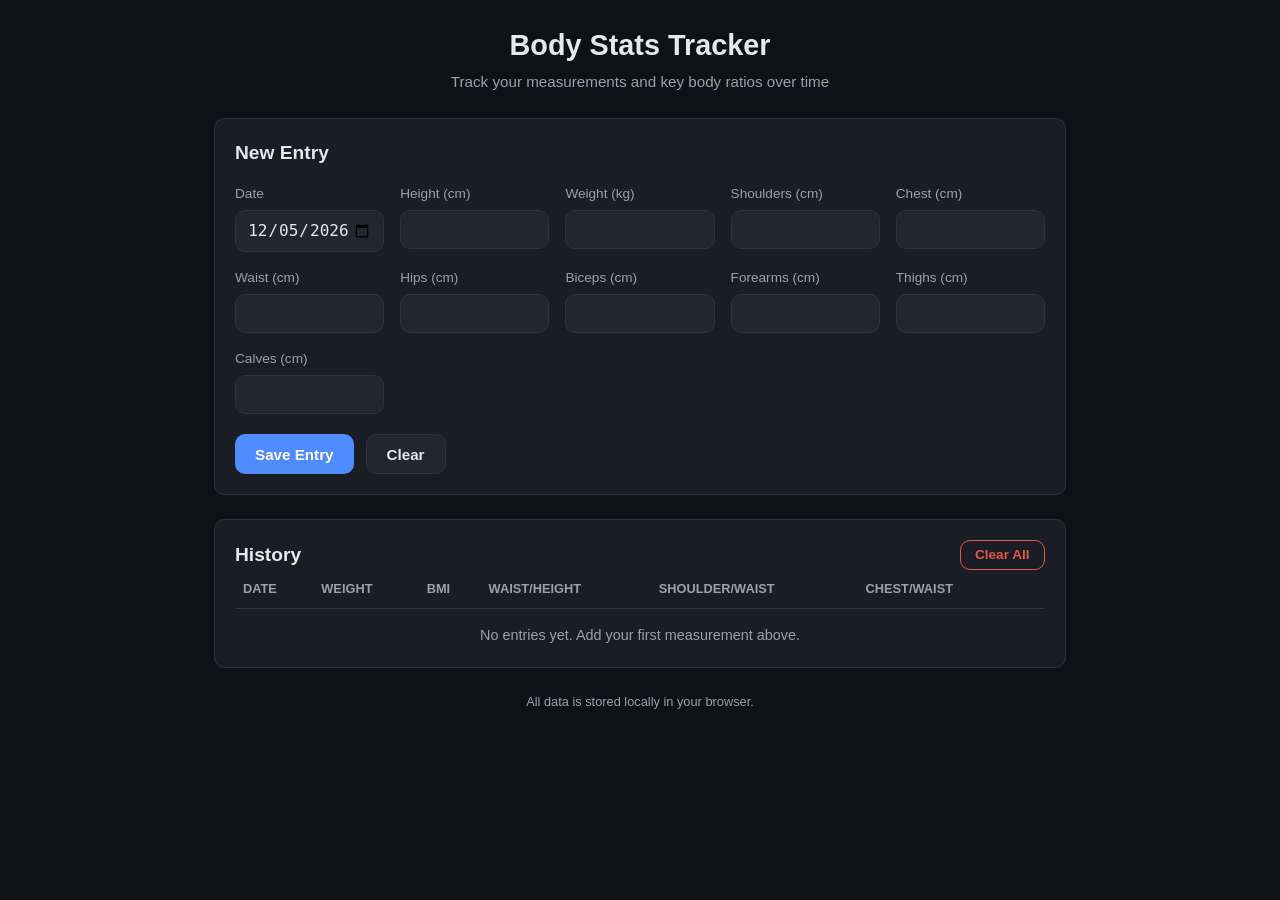
<file: Versions/V-0.2 Progress Comparison/index.html>
<!DOCTYPE html>
<html lang="en">
<head>
  <meta charset="UTF-8" />
  <meta name="viewport" content="width=device-width, initial-scale=1.0" />
  <title>Body Stats Tracker</title>
  <link rel="stylesheet" href="css/style.css" />
</head>
<body>
  <div class="container">
    <header>
      <h1>Body Stats Tracker</h1>
      <p class="subtitle">Track your measurements and key body ratios over time</p>
    </header>

    <main>
      <!-- Entry Form -->
      <section class="card">
        <h2>New Entry</h2>
        <form id="entry-form">
          <div class="form-grid">
            <div class="form-group">
              <label for="date">Date</label>
              <input type="date" id="date" name="date" required />
            </div>
            <div class="form-group">
              <label for="height">Height (cm)</label>
              <input type="number" id="height" name="height" step="0.1" min="0" required />
            </div>
            <div class="form-group">
              <label for="weight">Weight (kg)</label>
              <input type="number" id="weight" name="weight" step="0.1" min="0" required />
            </div>
            <div class="form-group">
              <label for="shoulders">Shoulders (cm)</label>
              <input type="number" id="shoulders" name="shoulders" step="0.1" min="0" />
            </div>
            <div class="form-group">
              <label for="chest">Chest (cm)</label>
              <input type="number" id="chest" name="chest" step="0.1" min="0" />
            </div>
            <div class="form-group">
              <label for="waist">Waist (cm)</label>
              <input type="number" id="waist" name="waist" step="0.1" min="0" required />
            </div>
            <div class="form-group">
              <label for="hips">Hips (cm)</label>
              <input type="number" id="hips" name="hips" step="0.1" min="0" />
            </div>
            <div class="form-group">
              <label for="biceps">Biceps (cm)</label>
              <input type="number" id="biceps" name="biceps" step="0.1" min="0" />
            </div>
            <div class="form-group">
              <label for="forearms">Forearms (cm)</label>
              <input type="number" id="forearms" name="forearms" step="0.1" min="0" />
            </div>
            <div class="form-group">
              <label for="thighs">Thighs (cm)</label>
              <input type="number" id="thighs" name="thighs" step="0.1" min="0" />
            </div>
            <div class="form-group">
              <label for="calves">Calves (cm)</label>
              <input type="number" id="calves" name="calves" step="0.1" min="0" />
            </div>
          </div>

          <div class="form-actions">
            <button type="submit" class="btn btn-primary">Save Entry</button>
            <button type="button" id="clear-form" class="btn btn-secondary">Clear</button>
          </div>
        </form>
      </section>

      <!-- Latest Results -->
      <section class="card" id="results-section" hidden>
        <h2>Latest Results</h2>
        <div class="results-grid" id="results-grid">
          <!-- Results injected by JS -->
        </div>
      </section>

      <!-- Progress Comparison -->
      <section class="card" id="progress-section" hidden>
        <h2>Progress Since Last Entry</h2>
        <div class="results-grid" id="progress-grid">
          <!-- Progress injected by JS -->
        </div>
      </section>

      <!-- History -->
      <section class="card">
        <div class="card-header-row">
          <h2>History</h2>
          <button type="button" id="clear-history" class="btn btn-danger">Clear All</button>
        </div>
        <div class="table-wrapper">
          <table id="history-table">
            <thead>
              <tr>
                <th>Date</th>
                <th>Weight</th>
                <th>BMI</th>
                <th>Waist/Height</th>
                <th>Shoulder/Waist</th>
                <th>Chest/Waist</th>
                <th></th>
              </tr>
            </thead>
            <tbody id="history-body">
              <!-- Rows injected by JS -->
            </tbody>
          </table>
        </div>
        <p id="empty-message" class="empty-message">No entries yet. Add your first measurement above.</p>
      </section>
    </main>

    <footer>
      <p>All data is stored locally in your browser.</p>
    </footer>
  </div>

  <script src="js/script.js"></script>
</body>
</html>
</file>
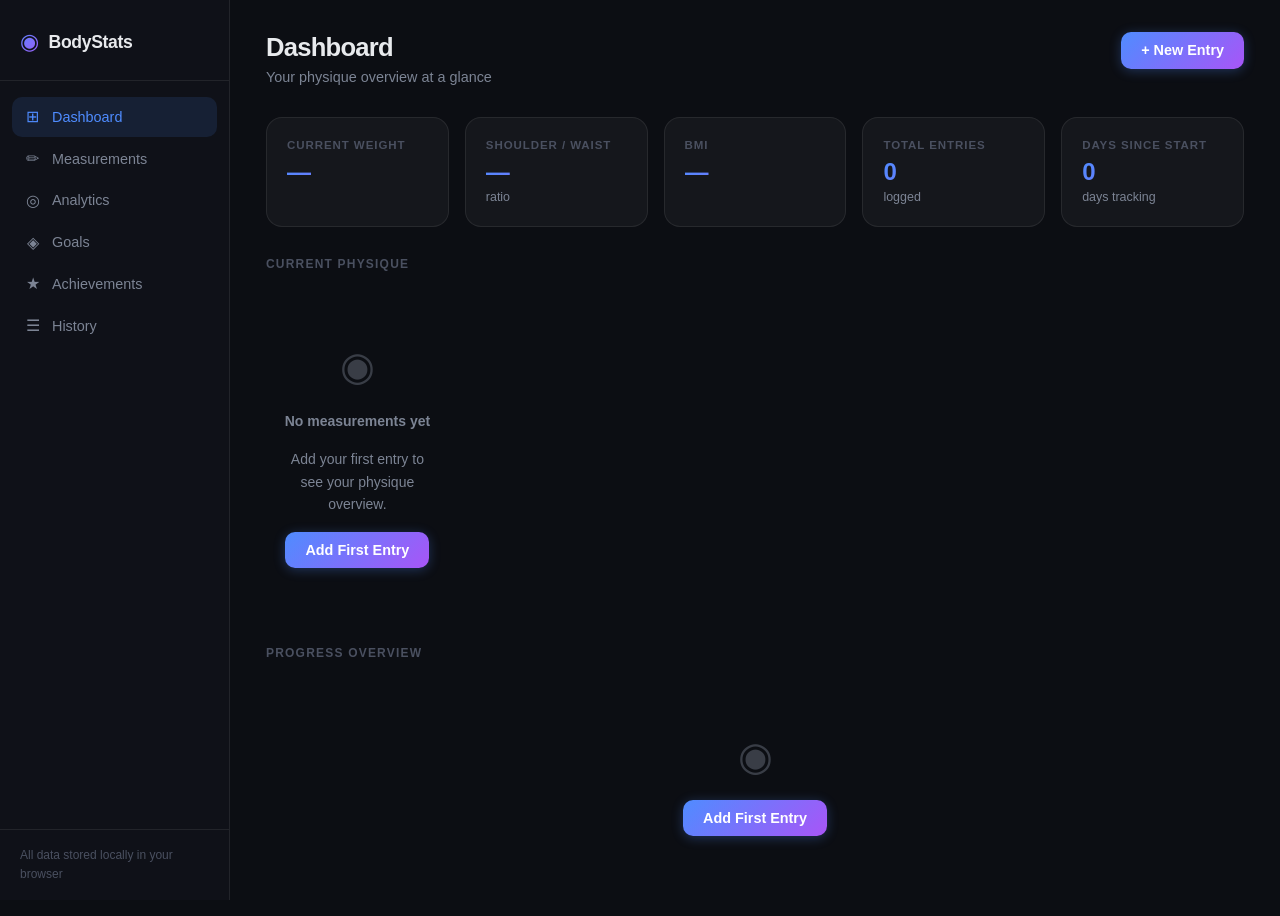
<file: Versions/V-0.3 Dashboard Upgrade/index.html>
<!DOCTYPE html>
<html lang="en">
<head>
  <meta charset="UTF-8" />
  <meta name="viewport" content="width=device-width, initial-scale=1.0" />
  <title>BodyStats — Fitness Tracker</title>
  <link rel="stylesheet" href="css/style.css" />
</head>
<body>

  <!-- Mobile sidebar overlay -->
  <div class="sidebar-overlay" id="sidebar-overlay"></div>

  <div class="app-layout">

    <!-- ===== SIDEBAR ===== -->
    <aside class="sidebar" id="sidebar">
      <div class="sidebar-logo">
        <span class="logo-mark">◉</span>
        <span class="logo-text">BodyStats</span>
      </div>

      <nav class="sidebar-nav">
        <button class="nav-item active" data-section="dashboard">
          <span class="nav-icon">⊞</span><span>Dashboard</span>
        </button>
        <button class="nav-item" data-section="measurements">
          <span class="nav-icon">✏</span><span>Measurements</span>
        </button>
        <button class="nav-item" data-section="analytics">
          <span class="nav-icon">◎</span><span>Analytics</span>
        </button>
        <button class="nav-item" data-section="goals">
          <span class="nav-icon">◈</span><span>Goals</span>
        </button>
        <button class="nav-item" data-section="achievements">
          <span class="nav-icon">★</span><span>Achievements</span>
        </button>
        <button class="nav-item" data-section="history">
          <span class="nav-icon">☰</span><span>History</span>
        </button>
      </nav>

      <div class="sidebar-footer">All data stored locally in your browser</div>
    </aside>

    <!-- ===== MAIN WRAP ===== -->
    <div class="main-wrap">

      <!-- Mobile top bar -->
      <div class="mobile-topbar">
        <button class="hamburger" id="hamburger" aria-label="Open menu">
          <span></span><span></span><span></span>
        </button>
        <span class="mobile-title">BodyStats</span>
        <span></span>
      </div>

      <!-- ─────────────────────────────────────
           SECTION: DASHBOARD
      ───────────────────────────────────────── -->
      <section class="page active" id="section-dashboard">
        <div class="page-header">
          <div>
            <h1 class="page-title">Dashboard</h1>
            <p class="page-subtitle">Your physique overview at a glance</p>
          </div>
          <button class="btn btn-primary" id="dash-new-entry-btn">+ New Entry</button>
        </div>

        <!-- Key stats strip -->
        <div class="stats-strip" id="dashboard-stats-bar">
          <!-- Injected by JS -->
        </div>

        <!-- Current physique cards -->
        <div class="section-label">Current Physique</div>
        <div class="physique-grid" id="dashboard-physique-grid">
          <!-- Injected by JS -->
        </div>

        <!-- Progress overview row -->
        <div class="section-label">Progress Overview</div>
        <div class="overview-grid" id="dashboard-overview">
          <!-- Injected by JS -->
        </div>
      </section>

      <!-- ─────────────────────────────────────
           SECTION: MEASUREMENTS  (all existing IDs preserved)
      ───────────────────────────────────────── -->
      <section class="page" id="section-measurements">
        <div class="page-header">
          <div>
            <h1 class="page-title">Measurements</h1>
            <p class="page-subtitle">Log your body stats</p>
          </div>
        </div>

        <!-- Entry Form — preserved exactly -->
        <div class="card">
          <h2 class="card-title">New Entry</h2>
          <form id="entry-form">
            <div class="form-grid">
              <div class="form-group">
                <label for="date">Date</label>
                <input type="date" id="date" name="date" required />
              </div>
              <div class="form-group">
                <label for="height">Height (cm)</label>
                <input type="number" id="height" name="height" step="0.1" min="0" required />
              </div>
              <div class="form-group">
                <label for="weight">Weight (kg)</label>
                <input type="number" id="weight" name="weight" step="0.1" min="0" required />
              </div>
              <div class="form-group">
                <label for="shoulders">Shoulders (cm)</label>
                <input type="number" id="shoulders" name="shoulders" step="0.1" min="0" />
              </div>
              <div class="form-group">
                <label for="chest">Chest (cm)</label>
                <input type="number" id="chest" name="chest" step="0.1" min="0" />
              </div>
              <div class="form-group">
                <label for="waist">Waist (cm)</label>
                <input type="number" id="waist" name="waist" step="0.1" min="0" required />
              </div>
              <div class="form-group">
                <label for="hips">Hips (cm)</label>
                <input type="number" id="hips" name="hips" step="0.1" min="0" />
              </div>
              <div class="form-group">
                <label for="biceps">Biceps (cm)</label>
                <input type="number" id="biceps" name="biceps" step="0.1" min="0" />
              </div>
              <div class="form-group">
                <label for="forearms">Forearms (cm)</label>
                <input type="number" id="forearms" name="forearms" step="0.1" min="0" />
              </div>
              <div class="form-group">
                <label for="thighs">Thighs (cm)</label>
                <input type="number" id="thighs" name="thighs" step="0.1" min="0" />
              </div>
              <div class="form-group">
                <label for="calves">Calves (cm)</label>
                <input type="number" id="calves" name="calves" step="0.1" min="0" />
              </div>
            </div>
            <div class="form-actions">
              <button type="submit" class="btn btn-primary">Save Entry</button>
              <button type="button" id="clear-form" class="btn btn-secondary">Clear</button>
            </div>
          </form>
        </div>

        <!-- Latest Results — preserved ID -->
        <div class="card" id="results-section" hidden>
          <h2 class="card-title">Latest Ratios</h2>
          <div class="results-grid" id="results-grid"></div>
        </div>

        <!-- Progress Since Last Entry — preserved ID -->
        <div class="card" id="progress-section" hidden>
          <h2 class="card-title">Progress Since Last Entry</h2>
          <div class="results-grid" id="progress-grid"></div>
        </div>
      </section>

      <!-- ─────────────────────────────────────
           SECTION: ANALYTICS
      ───────────────────────────────────────── -->
      <section class="page" id="section-analytics">
        <div class="page-header">
          <div>
            <h1 class="page-title">Analytics</h1>
            <p class="page-subtitle">Key body composition ratios and health indicators</p>
          </div>
        </div>
        <div id="analytics-content"><!-- Injected by JS --></div>
      </section>

      <!-- ─────────────────────────────────────
           SECTION: GOALS
      ───────────────────────────────────────── -->
      <section class="page" id="section-goals">
        <div class="page-header">
          <div>
            <h1 class="page-title">Goals</h1>
            <p class="page-subtitle">Set targets and track your progress</p>
          </div>
        </div>

        <div class="goals-layout">
          <div class="card">
            <h2 class="card-title">Set Your Targets</h2>
            <div class="form-grid">
              <div class="form-group">
                <label for="goal-weight">Target Weight (kg)</label>
                <input type="number" id="goal-weight" step="0.1" min="0" placeholder="e.g. 80" />
              </div>
              <div class="form-group">
                <label for="goal-shoulders">Target Shoulders (cm)</label>
                <input type="number" id="goal-shoulders" step="0.1" min="0" placeholder="e.g. 120" />
              </div>
              <div class="form-group">
                <label for="goal-chest">Target Chest (cm)</label>
                <input type="number" id="goal-chest" step="0.1" min="0" placeholder="e.g. 100" />
              </div>
              <div class="form-group">
                <label for="goal-waist">Target Waist (cm)</label>
                <input type="number" id="goal-waist" step="0.1" min="0" placeholder="e.g. 75" />
              </div>
            </div>
            <div class="form-actions">
              <button type="button" id="save-goals-btn" class="btn btn-primary">Save Goals</button>
            </div>
          </div>

          <div id="goals-progress"><!-- Injected by JS --></div>
        </div>
      </section>

      <!-- ─────────────────────────────────────
           SECTION: ACHIEVEMENTS
      ───────────────────────────────────────── -->
      <section class="page" id="section-achievements">
        <div class="page-header">
          <div>
            <h1 class="page-title">Achievements</h1>
            <p class="page-subtitle">Milestones you've reached on your journey</p>
          </div>
        </div>
        <div class="achievements-grid" id="achievements-grid"><!-- Injected by JS --></div>
      </section>

      <!-- ─────────────────────────────────────
           SECTION: HISTORY  (all existing IDs preserved)
      ───────────────────────────────────────── -->
      <section class="page" id="section-history">
        <div class="page-header">
          <div>
            <h1 class="page-title">History</h1>
            <p class="page-subtitle">Every entry you've logged</p>
          </div>
          <button type="button" id="clear-history" class="btn btn-danger-outline">Clear All</button>
        </div>

        <div class="card">
          <div class="table-wrapper">
            <table id="history-table">
              <thead>
                <tr>
                  <th>Date</th>
                  <th>Weight</th>
                  <th>BMI</th>
                  <th>Waist/Ht</th>
                  <th>Sh/Waist</th>
                  <th>Ch/Waist</th>
                  <th></th>
                </tr>
              </thead>
              <tbody id="history-body"></tbody>
            </table>
          </div>
          <p id="empty-message" class="empty-message">No entries yet. Head to Measurements to add your first entry.</p>
        </div>
      </section>

    </div><!-- /.main-wrap -->
  </div><!-- /.app-layout -->

  <script src="js/script.js"></script>
</body>
</html>
</file>
<file: style.css>
/* ================================================================
   Body Stats Tracker — Landing Page
   style.css  |  Pure CSS, no frameworks, no external fonts

   Design tokens → base → nav → hero → versions → roadmap →
   about → footer → animations → responsive
   ================================================================ */


/* ──────────────────────────────────────────────────────────────
   1. DESIGN TOKENS
   ────────────────────────────────────────────────────────────── */
:root {
  /* Backgrounds */
  --color-bg:           #07080c;
  --color-surface:      rgba(255, 255, 255, 0.035);
  --color-surface-hover:rgba(255, 255, 255, 0.065);

  /* Borders */
  --color-border:       rgba(255, 255, 255, 0.08);
  --color-border-hover: rgba(255, 255, 255, 0.18);

  /* Text */
  --color-text:         #eceef3;
  --color-text-muted:   #6b7280;
  --color-text-dim:     #374151;

  /* Accents */
  --color-accent:       #5b6ef5;   /* indigo */
  --color-accent-2:     #9b5cf6;   /* violet */
  --color-green:        #10b981;   /* released status */
  --color-amber:        #f59e0b;   /* beta status */

  /* Gradients */
  --grad-primary: linear-gradient(135deg, #5b6ef5 0%, #9b5cf6 100%);
  --grad-green:   linear-gradient(135deg, #10b981 0%, #059669 100%);

  /* Glow helpers */
  --glow-accent: rgba(91, 110, 245, 0.22);

  /* Radius */
  --r-sm:  6px;
  --r-md:  12px;
  --r-lg:  18px;
  --r-xl:  24px;

  /* Spacing */
  --nav-h:       64px;
  --max-w:       1100px;
  --section-gap: 7rem;

  /* Typography */
  --font-sans: -apple-system, BlinkMacSystemFont, "SF Pro Display",
               "Segoe UI", Helvetica, Arial, sans-serif;
  --font-mono: "SF Mono", "Fira Code", "Cascadia Code", "Courier New", monospace;
}


/* ──────────────────────────────────────────────────────────────
   2. BASE RESET
   ────────────────────────────────────────────────────────────── */
*,
*::before,
*::after {
  box-sizing: border-box;
  margin: 0;
  padding: 0;
}

html {
  scroll-behavior: smooth;
}

body {
  font-family: var(--font-sans);
  background: var(--color-bg);
  color: var(--color-text);
  line-height: 1.65;
  min-height: 100vh;
  overflow-x: hidden;
  -webkit-font-smoothing: antialiased;
  -moz-osx-font-smoothing: grayscale;
}

a { color: inherit; text-decoration: none; }
button { font-family: var(--font-sans); }

/* Focus visible — accessibility */
:focus-visible {
  outline: 2px solid var(--color-accent);
  outline-offset: 3px;
}

/* Reduced motion */
@media (prefers-reduced-motion: reduce) {
  *, *::before, *::after {
    animation-duration: 0.01ms !important;
    transition-duration: 0.01ms !important;
  }
}


/* ──────────────────────────────────────────────────────────────
   3. LAYOUT UTILITIES
   ────────────────────────────────────────────────────────────── */
.container {
  width: 100%;
  max-width: var(--max-w);
  margin: 0 auto;
  padding: 0 1.5rem;
}

/* Section defaults */
.section {
  padding: var(--section-gap) 0;
}

/* Alternate section background */
.section--alt {
  background:
    radial-gradient(ellipse 80% 60% at 50% 50%,
      rgba(91, 110, 245, 0.04) 0%,
      transparent 70%),
    linear-gradient(to bottom, transparent, rgba(255,255,255,0.01), transparent);
}

.section-header {
  text-align: center;
  margin-bottom: 3.5rem;
}

.section-title {
  font-size: clamp(1.75rem, 4vw, 2.6rem);
  font-weight: 800;
  letter-spacing: -0.035em;
  margin-bottom: 0.6rem;
}

.section-sub {
  font-size: 0.95rem;
  color: var(--color-text-muted);
  max-width: 420px;
  margin: 0 auto;
}


/* ──────────────────────────────────────────────────────────────
   4. BUTTONS
   ────────────────────────────────────────────────────────────── */
.btn {
  display: inline-flex;
  align-items: center;
  justify-content: center;
  gap: 0.45rem;
  font-family: var(--font-sans);
  font-weight: 600;
  letter-spacing: -0.01em;
  border: 1px solid transparent;
  border-radius: var(--r-md);
  cursor: pointer;
  transition:
    opacity      0.18s ease,
    transform    0.18s ease,
    box-shadow   0.18s ease,
    background   0.18s ease,
    border-color 0.18s ease;
  white-space: nowrap;
  text-decoration: none;
}

/* Sizes */
.btn-lg {
  font-size: 0.9rem;
  padding: 0.7rem 1.5rem;
  border-radius: var(--r-lg);
}

.btn-sm {
  font-size: 0.78rem;
  padding: 0.4rem 0.85rem;
  border-radius: var(--r-sm);
}

/* Primary — gradient fill */
.btn-primary {
  background: var(--grad-primary);
  color: #fff;
  box-shadow: 0 2px 14px rgba(91, 110, 245, 0.28);
}

.btn-primary:not([disabled]):not([aria-disabled="true"]):hover {
  opacity: 0.88;
  transform: translateY(-1px);
  box-shadow: 0 6px 26px rgba(91, 110, 245, 0.44);
}

/* Ghost — outlined */
.btn-ghost {
  background: transparent;
  color: var(--color-text-muted);
  border-color: var(--color-border);
}

.btn-ghost:not([disabled]):not([aria-disabled="true"]):hover {
  background: var(--color-surface-hover);
  border-color: var(--color-border-hover);
  color: var(--color-text);
}

/* Disabled state */
.btn[disabled],
.btn[aria-disabled="true"] {
  opacity: 0.38;
  cursor: not-allowed;
  pointer-events: none;
}


/* ──────────────────────────────────────────────────────────────
   5. NAVIGATION
   ────────────────────────────────────────────────────────────── */
.nav {
  position: fixed;
  inset-block-start: 0;
  inset-inline: 0;
  z-index: 900;
  height: var(--nav-h);
  /* Starts transparent; JS adds .nav--scrolled */
  border-bottom: 1px solid transparent;
  transition:
    background     0.3s ease,
    border-color   0.3s ease,
    backdrop-filter 0.3s ease;
}

.nav--scrolled {
  background: rgba(7, 8, 12, 0.82);
  backdrop-filter: blur(18px);
  -webkit-backdrop-filter: blur(18px);
  border-color: var(--color-border);
}

.nav-inner {
  display: flex;
  align-items: center;
  height: var(--nav-h);
  max-width: var(--max-w);
  margin: 0 auto;
  padding: 0 1.5rem;
  gap: 1.75rem;
}

.nav-logo {
  font-size: 0.88rem;
  font-weight: 700;
  letter-spacing: -0.025em;
  background: var(--grad-primary);
  -webkit-background-clip: text;
  -webkit-text-fill-color: transparent;
  background-clip: text;
  flex-shrink: 0;
}

.nav-links {
  display: flex;
  align-items: center;
  gap: 0.1rem;
  flex: 1;
}

.nav-links a {
  font-size: 0.83rem;
  font-weight: 500;
  color: var(--color-text-muted);
  padding: 0.38rem 0.7rem;
  border-radius: var(--r-sm);
  transition: color 0.15s, background 0.15s;
}

.nav-links a:hover,
.nav-links a.active {
  color: var(--color-text);
  background: var(--color-surface-hover);
}

.nav-actions { margin-left: auto; }

/* Hamburger — mobile only */
.hamburger {
  display: none;
  flex-direction: column;
  justify-content: center;
  gap: 5px;
  background: none;
  border: none;
  cursor: pointer;
  padding: 6px;
  margin-left: auto;
  border-radius: var(--r-sm);
  transition: background 0.15s;
}

.hamburger:hover { background: var(--color-surface); }

.hamburger span {
  display: block;
  width: 20px;
  height: 1.5px;
  background: var(--color-text-muted);
  border-radius: 2px;
  transition: transform 0.25s, opacity 0.25s;
}

/* Hamburger × animation when open */
.hamburger[aria-expanded="true"] span:nth-child(1) {
  transform: translateY(6.5px) rotate(45deg);
}
.hamburger[aria-expanded="true"] span:nth-child(2) {
  opacity: 0;
  transform: scaleX(0);
}
.hamburger[aria-expanded="true"] span:nth-child(3) {
  transform: translateY(-6.5px) rotate(-45deg);
}

/* Mobile dropdown */
.nav-mobile {
  background: rgba(7, 8, 12, 0.97);
  backdrop-filter: blur(20px);
  -webkit-backdrop-filter: blur(20px);
  border-bottom: 1px solid var(--color-border);
  padding: 0.75rem 1.5rem 1.25rem;
}

.nav-mobile nav {
  display: flex;
  flex-direction: column;
}

.mobile-link {
  font-size: 0.9rem;
  color: var(--color-text-muted);
  padding: 0.65rem 0;
  border-bottom: 1px solid var(--color-border);
  transition: color 0.15s;
}

.mobile-link:last-child { border-bottom: none; }
.mobile-link:hover { color: var(--color-text); }


/* ──────────────────────────────────────────────────────────────
   6. HERO
   ────────────────────────────────────────────────────────────── */
.hero {
  position: relative;
  min-height: 100svh;
  display: flex;
  align-items: center;
  padding: calc(var(--nav-h) + 5rem) 0 6rem;
  overflow: hidden;
  text-align: center;
}

/* Ambient radial orbs */
.hero-orb {
  position: absolute;
  border-radius: 50%;
  pointer-events: none;
  filter: blur(80px);
  opacity: 0.55;
}

.hero-orb--a {
  width: 640px;
  height: 480px;
  top: -120px;
  left: 50%;
  transform: translateX(-50%);
  background: radial-gradient(circle, rgba(91,110,245,0.2) 0%, transparent 70%);
}

.hero-orb--b {
  width: 500px;
  height: 360px;
  bottom: -80px;
  right: 10%;
  background: radial-gradient(circle, rgba(155,92,246,0.12) 0%, transparent 70%);
}

.hero .container {
  position: relative;
  z-index: 1;
  display: flex;
  flex-direction: column;
  align-items: center;
}

/* Eyebrow pill */
.hero-eyebrow {
  display: inline-flex;
  align-items: center;
  gap: 0.5rem;
  font-size: 0.72rem;
  font-weight: 700;
  text-transform: uppercase;
  letter-spacing: 0.1em;
  color: var(--color-accent);
  background: rgba(91, 110, 245, 0.1);
  border: 1px solid rgba(91, 110, 245, 0.2);
  padding: 0.28rem 0.8rem;
  border-radius: 999px;
  margin-bottom: 2rem;

  opacity: 0;
  transform: translateY(16px);
  animation: fadeUp 0.55s cubic-bezier(0.22, 1, 0.36, 1) 0.1s forwards;
}

/* Title — two-line typographic contrast */
.hero-title {
  font-size: clamp(3.2rem, 10vw, 7.5rem);
  font-weight: 900;
  letter-spacing: -0.055em;
  line-height: 0.93;
  margin-bottom: 1.6rem;

  opacity: 0;
  transform: translateY(20px);
  animation: fadeUp 0.6s cubic-bezier(0.22, 1, 0.36, 1) 0.2s forwards;
}

.hero-title-line { display: block; }

/* "Body Stats" — thinner, muted */
.hero-title-line--thin {
  font-weight: 300;
  color: var(--color-text-muted);
  font-size: 0.52em; /* smaller relative to the bold line */
  letter-spacing: -0.02em;
  margin-bottom: 0.1em;
}

/* "Tracker" — massive, gradient */
.hero-title-line--bold {
  background: var(--grad-primary);
  -webkit-background-clip: text;
  -webkit-text-fill-color: transparent;
  background-clip: text;
}

.hero-subtitle {
  font-size: clamp(0.95rem, 2vw, 1.1rem);
  color: var(--color-text-muted);
  max-width: 500px;
  line-height: 1.75;
  margin-bottom: 2.5rem;

  opacity: 0;
  transform: translateY(16px);
  animation: fadeUp 0.55s cubic-bezier(0.22, 1, 0.36, 1) 0.32s forwards;
}

/* ── Project progress bar (signature element) ── */
.hero-progress {
  width: 100%;
  max-width: 420px;
  margin-bottom: 2.5rem;

  opacity: 0;
  transform: translateY(14px);
  animation: fadeUp 0.55s cubic-bezier(0.22, 1, 0.36, 1) 0.44s forwards;
}

.hero-progress-labels {
  display: flex;
  justify-content: space-between;
  align-items: baseline;
  margin-bottom: 0.6rem;
}

.hero-progress-label {
  font-size: 0.72rem;
  font-weight: 700;
  text-transform: uppercase;
  letter-spacing: 0.09em;
  color: var(--color-text-dim);
}

.hero-progress-fraction {
  font-size: 0.75rem;
  font-weight: 600;
  color: var(--color-green);
}

.hero-progress-track {
  height: 6px;
  background: rgba(255, 255, 255, 0.07);
  border-radius: 999px;
  overflow: visible;
  position: relative;
}

.hero-progress-fill {
  height: 100%;
  width: 50%;                          /* 3 of 6 = 50% */
  background: var(--grad-primary);
  border-radius: 999px;
  position: relative;
  box-shadow: 0 0 10px rgba(91, 110, 245, 0.5);
  display: flex;
  align-items: center;
  justify-content: flex-end;
  gap: 0;
}

/* Live dots at each shipped version checkpoint */
.progress-dot {
  position: absolute;
  width: 8px;
  height: 8px;
  border-radius: 50%;
  background: #fff;
  border: 1.5px solid var(--color-accent);
  top: 50%;
  transform: translateY(-50%);
  box-shadow: 0 0 8px rgba(91, 110, 245, 0.7);
}

/* Place at 1/6, 2/6, 3/6 of the 50% fill */
.progress-dot:nth-child(1) { left: calc(100% * (1/3) - 4px); }
.progress-dot:nth-child(2) { left: calc(100% * (2/3) - 4px); }
.progress-dot:nth-child(3) { right: -4px; left: auto; }

/* Hero CTA */
.hero-cta {
  opacity: 0;
  transform: translateY(14px);
  animation: fadeUp 0.55s cubic-bezier(0.22, 1, 0.36, 1) 0.54s forwards;
}


/* ──────────────────────────────────────────────────────────────
   7. VERSION CARDS
   ────────────────────────────────────────────────────────────── */
.versions-grid {
  display: grid;
  grid-template-columns: repeat(3, 1fr);
  gap: 1.1rem;
}

/* ── Card base ── */
.version-card {
  position: relative;
  background: var(--color-surface);
  border: 1px solid var(--color-border);
  border-radius: var(--r-xl);
  padding: 1.6rem;
  display: flex;
  flex-direction: column;
  gap: 1rem;
  overflow: hidden;
  isolation: isolate;

  transition:
    border-color  0.22s ease,
    background    0.22s ease,
    transform     0.22s ease,
    box-shadow    0.22s ease;

  /* Entrance hidden state — JS adds .is-visible */
  opacity: 0;
  transform: translateY(20px);
}

/* ── Signature element: ghost version number watermark ──
   The large faded number behind each card is generated from
   the data-version attribute — no extra HTML needed.          */
.version-card::after {
  content: attr(data-version);
  position: absolute;
  bottom: -0.18em;
  right: 0.15em;
  font-family: var(--font-mono);
  font-size: 5.5rem;
  font-weight: 900;
  line-height: 1;
  color: rgba(255, 255, 255, 0.028);
  letter-spacing: -0.06em;
  pointer-events: none;
  user-select: none;
  z-index: 0;
  transition: color 0.22s ease;
}

/* Make watermark slightly more visible on hover */
.version-card:hover::after {
  color: rgba(255, 255, 255, 0.05);
}

/* Shimmer line at the top edge */
.version-card::before {
  content: '';
  position: absolute;
  inset-block-start: 0;
  inset-inline: 10%;
  height: 1px;
  background: linear-gradient(90deg, transparent, rgba(255,255,255,0.1), transparent);
  z-index: 1;
  transition: opacity 0.22s;
}

/* Released cards — hover glow */
[data-status="released"].version-card:hover {
  border-color: rgba(91, 110, 245, 0.3);
  background: var(--color-surface-hover);
  transform: translateY(-4px);
  box-shadow:
    0 20px 50px rgba(0, 0, 0, 0.35),
    0 0 0 1px rgba(91, 110, 245, 0.1),
    0 0 40px rgba(91, 110, 245, 0.06);
}

/* Coming-soon cards — minimal hover */
[data-status="coming-soon"].version-card:hover {
  border-color: var(--color-border-hover);
  transform: translateY(-2px);
  box-shadow: 0 10px 30px rgba(0,0,0,0.25);
}

/* Flagship card — gradient border */
.version-card--flagship {
  background:
    linear-gradient(var(--color-bg), var(--color-bg)) padding-box,
    linear-gradient(135deg, rgba(91,110,245,0.3), rgba(155,92,246,0.3)) border-box;
  border-color: transparent;
}

.version-card--flagship:hover {
  background:
    linear-gradient(#0d0e14, #0d0e14) padding-box,
    linear-gradient(135deg, rgba(91,110,245,0.55), rgba(155,92,246,0.55)) border-box;
  box-shadow:
    0 20px 60px rgba(91, 110, 245, 0.14),
    0 0 50px rgba(155, 92, 246, 0.08) !important;
}

/* Entrance animation trigger */
.version-card.is-visible {
  animation: cardReveal 0.6s cubic-bezier(0.22, 1, 0.36, 1) forwards;
}

/* ── Card internals (all children above the watermark) ── */
.card-top,
.card-body,
.card-footer {
  position: relative;
  z-index: 1;
}

.card-top {
  display: flex;
  align-items: center;
  justify-content: space-between;
  gap: 0.5rem;
}

.version-chip {
  font-family: var(--font-mono);
  font-size: 0.7rem;
  font-weight: 700;
  letter-spacing: 0.06em;
  color: var(--color-text-muted);
  background: rgba(255, 255, 255, 0.06);
  border: 1px solid var(--color-border);
  border-radius: var(--r-sm);
  padding: 0.18rem 0.55rem;
}

/* ── Status badge — 100% driven by data-status on parent ── */
.status-badge {
  font-size: 0.66rem;
  font-weight: 700;
  text-transform: uppercase;
  letter-spacing: 0.06em;
  padding: 0.2rem 0.6rem;
  border-radius: 999px;
  border: 1px solid transparent;
}

[data-status="released"]    .status-badge {
  background:    rgba(16, 185, 129, 0.1);
  color:         var(--color-green);
  border-color:  rgba(16, 185, 129, 0.22);
}

[data-status="beta"]        .status-badge {
  background:    rgba(245, 158, 11, 0.1);
  color:         var(--color-amber);
  border-color:  rgba(245, 158, 11, 0.22);
}

[data-status="coming-soon"] .status-badge {
  background:    rgba(255, 255, 255, 0.05);
  color:         #4b5563;
  border-color:  rgba(255, 255, 255, 0.07);
}

/* Card body */
.card-body {
  flex: 1;
  display: flex;
  flex-direction: column;
  gap: 0.45rem;
}

.card-name {
  font-size: 1.0rem;
  font-weight: 700;
  letter-spacing: -0.025em;
  color: var(--color-text);
}

.card-desc {
  font-size: 0.82rem;
  color: var(--color-text-muted);
  line-height: 1.7;
}

/* Card footer */
.card-footer {
  display: flex;
  flex-direction: column;
  gap: 0.75rem;
  padding-top: 0.9rem;
  border-top: 1px solid var(--color-border);
}

.card-date {
  font-size: 0.69rem;
  font-weight: 700;
  text-transform: uppercase;
  letter-spacing: 0.09em;
  color: var(--color-text-dim);
}

.card-actions {
  display: flex;
  gap: 0.45rem;
  flex-wrap: wrap;
}


/* ──────────────────────────────────────────────────────────────
   8. ROADMAP
   ────────────────────────────────────────────────────────────── */
.roadmap {
  list-style: none;
  max-width: 580px;
  margin: 0 auto;
  display: flex;
  flex-direction: column;
}

.roadmap-step {
  display: flex;
  align-items: flex-start;
  gap: 1.1rem;
  padding-bottom: 0;
}

.roadmap-indicator {
  display: flex;
  flex-direction: column;
  align-items: center;
  flex-shrink: 0;
  margin-top: 3px; /* aligns dot with text cap */
}

/* Connecting line between dots */
.roadmap-line {
  width: 1px;
  height: 2.4rem;
  background: linear-gradient(to bottom, var(--color-border), transparent);
}

[data-done="true"] .roadmap-line {
  background: linear-gradient(to bottom, rgba(91,110,245,0.4), var(--color-border));
}

.roadmap-dot {
  width: 10px;
  height: 10px;
  border-radius: 50%;
  background: var(--color-border);
  border: 1.5px solid rgba(255,255,255,0.08);
  transition: background 0.25s, box-shadow 0.25s;
}

[data-done="true"] .roadmap-dot {
  background: var(--color-accent);
  border-color: rgba(91, 110, 245, 0.4);
  box-shadow: 0 0 10px rgba(91, 110, 245, 0.5);
}

.roadmap-dot--final {
  width: 12px;
  height: 12px;
  background: var(--grad-primary) !important;
  border-color: rgba(155, 92, 246, 0.5) !important;
  box-shadow: 0 0 16px rgba(155, 92, 246, 0.6) !important;
}

.roadmap-step--last .roadmap-indicator {
  margin-top: 2px;
}

.roadmap-content {
  display: flex;
  align-items: center;
  gap: 0.8rem;
  padding-bottom: 2rem;
  flex: 1;
}

.roadmap-step--last .roadmap-content {
  padding-bottom: 0;
}

.roadmap-ver {
  font-family: var(--font-mono);
  font-size: 0.7rem;
  font-weight: 700;
  letter-spacing: 0.05em;
  color: var(--color-text-dim);
  background: rgba(255,255,255,0.04);
  border: 1px solid var(--color-border);
  border-radius: var(--r-sm);
  padding: 0.15rem 0.5rem;
  white-space: nowrap;
  transition: color 0.25s, background 0.25s, border-color 0.25s;
}

[data-done="true"] .roadmap-ver {
  color: var(--color-accent);
  background: rgba(91,110,245,0.08);
  border-color: rgba(91,110,245,0.2);
}

.roadmap-ver--final {
  color: var(--color-accent-2) !important;
  background: rgba(155,92,246,0.1) !important;
  border-color: rgba(155,92,246,0.25) !important;
}

.roadmap-desc {
  font-size: 0.875rem;
  color: var(--color-text-muted);
  transition: color 0.25s;
}

[data-done="true"] .roadmap-desc {
  color: var(--color-text);
}


/* ──────────────────────────────────────────────────────────────
   9. ABOUT
   ────────────────────────────────────────────────────────────── */
.about-card {
  max-width: 660px;
  margin: 0 auto;
  background: var(--color-surface);
  border: 1px solid var(--color-border);
  border-radius: var(--r-xl);
  padding: 2.75rem 3rem;
}

.about-title {
  font-size: 1.5rem;
  font-weight: 800;
  letter-spacing: -0.03em;
  margin-bottom: 1.25rem;
}

.about-text {
  font-size: 0.9rem;
  color: var(--color-text-muted);
  line-height: 1.8;
  margin-bottom: 0.9rem;
}

.about-chips {
  display: flex;
  flex-wrap: wrap;
  gap: 0.45rem;
  margin-top: 1.5rem;
}

.chip {
  font-size: 0.7rem;
  font-weight: 700;
  text-transform: uppercase;
  letter-spacing: 0.06em;
  color: var(--color-text-muted);
  background: rgba(255,255,255,0.05);
  border: 1px solid var(--color-border);
  border-radius: var(--r-sm);
  padding: 0.22rem 0.6rem;
  transition: border-color 0.15s, color 0.15s;
}

.chip:hover {
  border-color: var(--color-border-hover);
  color: var(--color-text);
}


/* ──────────────────────────────────────────────────────────────
   10. FOOTER
   ────────────────────────────────────────────────────────────── */
.footer {
  padding: 2rem 0;
  border-top: 1px solid var(--color-border);
}

.footer-inner {
  display: flex;
  align-items: center;
  justify-content: space-between;
  flex-wrap: wrap;
  gap: 1rem;
}

.footer-left {
  display: flex;
  flex-direction: column;
  gap: 0.2rem;
}

.footer-brand {
  font-size: 0.82rem;
  font-weight: 700;
  background: var(--grad-primary);
  -webkit-background-clip: text;
  -webkit-text-fill-color: transparent;
  background-clip: text;
}

.footer-tagline {
  font-size: 0.72rem;
  color: var(--color-text-dim);
}

.footer-copy {
  font-size: 0.78rem;
  color: var(--color-text-muted);
}

.footer-copy strong {
  color: var(--color-text);
  font-weight: 600;
}


/* ──────────────────────────────────────────────────────────────
   11. KEYFRAME ANIMATIONS
   ────────────────────────────────────────────────────────────── */

/* General fade-up for hero elements */
@keyframes fadeUp {
  from {
    opacity: 0;
    transform: translateY(20px);
  }
  to {
    opacity: 1;
    transform: translateY(0);
  }
}

/* Version card reveal — triggered by JS adding .is-visible */
@keyframes cardReveal {
  from {
    opacity: 0;
    transform: translateY(20px);
  }
  to {
    opacity: 1;
    transform: translateY(0);
  }
}

/* Roadmap step slide in — applied inline by JS */
@keyframes slideInLeft {
  from {
    opacity: 0;
    transform: translateX(-14px);
  }
  to {
    opacity: 1;
    transform: translateX(0);
  }
}

/* Pulsing glow on released dots (hero progress bar) */
@keyframes dotPulse {
  0%, 100% { box-shadow: 0 0 6px rgba(91, 110, 245, 0.5); }
  50%       { box-shadow: 0 0 14px rgba(91, 110, 245, 0.9); }
}

.progress-dot {
  animation: dotPulse 2.4s ease-in-out infinite;
}
.progress-dot:nth-child(2) { animation-delay: 0.5s; }
.progress-dot:nth-child(3) { animation-delay: 1s; }


/* ──────────────────────────────────────────────────────────────
   12. RESPONSIVE
   ────────────────────────────────────────────────────────────── */

/* ── Tablet ── */
@media (max-width: 960px) {
  .versions-grid {
    grid-template-columns: repeat(2, 1fr);
  }

  .hero {
    padding: calc(var(--nav-h) + 4rem) 0 5rem;
  }

  .hero-orb--a {
    width: 520px;
    height: 380px;
    top: -90px;
  }

  .hero-title {
    font-size: clamp(2.8rem, 12vw, 5.5rem);
  }

  .hero-subtitle {
    max-width: 95%;
  }
}

/* ── Nav collapses at 768px ── */
@media (max-width: 768px) {
  .nav-links  { display: none; }
  .nav-actions { display: none; }
  .hamburger  { display: flex; }

  .nav-inner {
    padding: 0 1rem;
    gap: 1rem;
  }

  .hero {
    min-height: auto;
    padding: calc(var(--nav-h) + 3rem) 0 4rem;
    text-align: left;
    align-items: flex-start;
  }

  .hero .container {
    align-items: flex-start;
  }

  .hero-title {
    font-size: clamp(2.4rem, 12vw, 4.2rem);
    line-height: 0.96;
  }

  .hero-subtitle {
    margin-bottom: 2rem;
  }

  .hero-orb--a {
    width: 360px;
    height: 280px;
  }

  .hero-orb--b {
    display: none;
  }

  :root {
    --section-gap: 5rem;
  }

  .versions-grid {
    gap: 0.95rem;
  }

  .version-card {
    padding: 1.3rem;
  }

  .card-footer {
    gap: 0.65rem;
  }

  .card-actions {
    flex-direction: column;
  }

  .card-actions .btn {
    width: 100%;
    justify-content: center;
  }

  .about-card {
    padding: 1.75rem 1.5rem;
  }

  .footer-inner {
    justify-content: center;
    text-align: center;
  }

  .footer-left,
  .footer-right {
    width: 100%;
  }

  .footer-right {
    text-align: center;
  }
}

/* ── Mobile ── */
@media (max-width: 560px) {
  .container {
    padding: 0 1rem;
  }

  .nav {
    position: fixed;
    width: 100%;
  }

  .nav-inner {
    padding: 0 0.85rem;
    flex-wrap: wrap;
    align-items: center;
    gap: 0.75rem;
  }

  .nav-logo {
    flex: 1 1 100%;
  }

  .versions-grid {
    grid-template-columns: 1fr;
  }

  .hero {
    padding: calc(var(--nav-h) + 2.2rem) 0 3rem;
    text-align: left;
    align-items: flex-start;
  }

  .hero .container {
    align-items: flex-start;
  }

  .hero-title {
    font-size: clamp(2rem, 16vw, 3.4rem);
    letter-spacing: -0.04em;
    text-align: left;
    max-width: 100%;
  }

  .hero-subtitle {
    max-width: 100%;
    font-size: 1rem;
    margin-bottom: 1.5rem;
    text-align: left;
  }

  .hero-progress {
    width: 100%;
    max-width: 100%;
  }

  .hero-orb--a {
    width: 220px;
    height: 170px;
    top: -60px;
  }

  .hero-orb--b {
    display: none;
  }

  .version-card {
    padding: 1rem;
  }

  .version-card::after {
    font-size: 2.8rem;
    right: 0.5rem;
  }

  .card-top {
    gap: 0.35rem;
  }

  .card-name {
    font-size: 0.95rem;
  }

  .card-desc {
    font-size: 0.81rem;
    line-height: 1.65;
  }

  .card-actions {
    flex-direction: column;
    align-items: stretch;
  }

  .card-actions .btn {
    width: 100%;
  }

  .card-date {
    font-size: 0.7rem;
  }

  .roadmap-step,
  .roadmap-content {
    flex-direction: column;
    align-items: flex-start;
  }

  .roadmap-step {
    gap: 0.9rem;
  }

  .about-card {
    padding: 1.6rem 1rem;
  }

  .footer-inner {
    flex-direction: column;
    align-items: flex-start;
    gap: 0.5rem;
  }

  .footer-right {
    width: 100%;
    text-align: left;
  }

  .section {
    padding: 4rem 0;
  }
}

@media (max-width: 420px) {
  .hero {
    padding: calc(var(--nav-h) + 2rem) 0 2.8rem;
  }

  .hero-title {
    font-size: clamp(1.9rem, 18vw, 3rem);
  }

  .hero-subtitle {
    font-size: 0.95rem;
  }

  .card-desc {
    font-size: 0.8rem;
  }

  .btn-sm {
    padding: 0.38rem 0.75rem;
  }

  .nav-actions,
  .nav-links {
    display: none;
  }

  .hamburger {
    display: flex;
  }

  .footer-copy {
    font-size: 0.75rem;
  }
}
</file>
<file: Homepage/style.css>
/* ================================================================
   Body Stats Tracker — Landing Page
   style.css  |  Pure CSS, no frameworks, no external fonts

   Design tokens → base → nav → hero → versions → roadmap →
   about → footer → animations → responsive
   ================================================================ */


/* ──────────────────────────────────────────────────────────────
   1. DESIGN TOKENS
   ────────────────────────────────────────────────────────────── */
:root {
  /* Backgrounds */
  --color-bg:           #07080c;
  --color-surface:      rgba(255, 255, 255, 0.035);
  --color-surface-hover:rgba(255, 255, 255, 0.065);

  /* Borders */
  --color-border:       rgba(255, 255, 255, 0.08);
  --color-border-hover: rgba(255, 255, 255, 0.18);

  /* Text */
  --color-text:         #eceef3;
  --color-text-muted:   #6b7280;
  --color-text-dim:     #374151;

  /* Accents */
  --color-accent:       #5b6ef5;   /* indigo */
  --color-accent-2:     #9b5cf6;   /* violet */
  --color-green:        #10b981;   /* released status */
  --color-amber:        #f59e0b;   /* beta status */

  /* Gradients */
  --grad-primary: linear-gradient(135deg, #5b6ef5 0%, #9b5cf6 100%);
  --grad-green:   linear-gradient(135deg, #10b981 0%, #059669 100%);

  /* Glow helpers */
  --glow-accent: rgba(91, 110, 245, 0.22);

  /* Radius */
  --r-sm:  6px;
  --r-md:  12px;
  --r-lg:  18px;
  --r-xl:  24px;

  /* Spacing */
  --nav-h:       64px;
  --max-w:       1100px;
  --section-gap: 7rem;

  /* Typography */
  --font-sans: -apple-system, BlinkMacSystemFont, "SF Pro Display",
               "Segoe UI", Helvetica, Arial, sans-serif;
  --font-mono: "SF Mono", "Fira Code", "Cascadia Code", "Courier New", monospace;
}


/* ──────────────────────────────────────────────────────────────
   2. BASE RESET
   ────────────────────────────────────────────────────────────── */
*,
*::before,
*::after {
  box-sizing: border-box;
  margin: 0;
  padding: 0;
}

html {
  scroll-behavior: smooth;
}

body {
  font-family: var(--font-sans);
  background: var(--color-bg);
  color: var(--color-text);
  line-height: 1.65;
  min-height: 100vh;
  overflow-x: hidden;
  -webkit-font-smoothing: antialiased;
  -moz-osx-font-smoothing: grayscale;
}

a { color: inherit; text-decoration: none; }
button { font-family: var(--font-sans); }

/* Focus visible — accessibility */
:focus-visible {
  outline: 2px solid var(--color-accent);
  outline-offset: 3px;
}

/* Reduced motion */
@media (prefers-reduced-motion: reduce) {
  *, *::before, *::after {
    animation-duration: 0.01ms !important;
    transition-duration: 0.01ms !important;
  }
}


/* ──────────────────────────────────────────────────────────────
   3. LAYOUT UTILITIES
   ────────────────────────────────────────────────────────────── */
.container {
  width: 100%;
  max-width: var(--max-w);
  margin: 0 auto;
  padding: 0 1.5rem;
}

/* Section defaults */
.section {
  padding: var(--section-gap) 0;
}

/* Alternate section background */
.section--alt {
  background:
    radial-gradient(ellipse 80% 60% at 50% 50%,
      rgba(91, 110, 245, 0.04) 0%,
      transparent 70%),
    linear-gradient(to bottom, transparent, rgba(255,255,255,0.01), transparent);
}

.section-header {
  text-align: center;
  margin-bottom: 3.5rem;
}

.section-title {
  font-size: clamp(1.75rem, 4vw, 2.6rem);
  font-weight: 800;
  letter-spacing: -0.035em;
  margin-bottom: 0.6rem;
}

.section-sub {
  font-size: 0.95rem;
  color: var(--color-text-muted);
  max-width: 420px;
  margin: 0 auto;
}


/* ──────────────────────────────────────────────────────────────
   4. BUTTONS
   ────────────────────────────────────────────────────────────── */
.btn {
  display: inline-flex;
  align-items: center;
  justify-content: center;
  gap: 0.45rem;
  font-family: var(--font-sans);
  font-weight: 600;
  letter-spacing: -0.01em;
  border: 1px solid transparent;
  border-radius: var(--r-md);
  cursor: pointer;
  transition:
    opacity      0.18s ease,
    transform    0.18s ease,
    box-shadow   0.18s ease,
    background   0.18s ease,
    border-color 0.18s ease;
  white-space: nowrap;
  text-decoration: none;
}

/* Sizes */
.btn-lg {
  font-size: 0.9rem;
  padding: 0.7rem 1.5rem;
  border-radius: var(--r-lg);
}

.btn-sm {
  font-size: 0.78rem;
  padding: 0.4rem 0.85rem;
  border-radius: var(--r-sm);
}

/* Primary — gradient fill */
.btn-primary {
  background: var(--grad-primary);
  color: #fff;
  box-shadow: 0 2px 14px rgba(91, 110, 245, 0.28);
}

.btn-primary:not([disabled]):not([aria-disabled="true"]):hover {
  opacity: 0.88;
  transform: translateY(-1px);
  box-shadow: 0 6px 26px rgba(91, 110, 245, 0.44);
}

/* Ghost — outlined */
.btn-ghost {
  background: transparent;
  color: var(--color-text-muted);
  border-color: var(--color-border);
}

.btn-ghost:not([disabled]):not([aria-disabled="true"]):hover {
  background: var(--color-surface-hover);
  border-color: var(--color-border-hover);
  color: var(--color-text);
}

/* Disabled state */
.btn[disabled],
.btn[aria-disabled="true"] {
  opacity: 0.38;
  cursor: not-allowed;
  pointer-events: none;
}


/* ──────────────────────────────────────────────────────────────
   5. NAVIGATION
   ────────────────────────────────────────────────────────────── */
.nav {
  position: fixed;
  inset-block-start: 0;
  inset-inline: 0;
  z-index: 900;
  height: var(--nav-h);
  /* Starts transparent; JS adds .nav--scrolled */
  border-bottom: 1px solid transparent;
  transition:
    background     0.3s ease,
    border-color   0.3s ease,
    backdrop-filter 0.3s ease;
}

.nav--scrolled {
  background: rgba(7, 8, 12, 0.82);
  backdrop-filter: blur(18px);
  -webkit-backdrop-filter: blur(18px);
  border-color: var(--color-border);
}

.nav-inner {
  display: flex;
  align-items: center;
  height: var(--nav-h);
  max-width: var(--max-w);
  margin: 0 auto;
  padding: 0 1.5rem;
  gap: 1.75rem;
}

.nav-logo {
  font-size: 0.88rem;
  font-weight: 700;
  letter-spacing: -0.025em;
  background: var(--grad-primary);
  -webkit-background-clip: text;
  -webkit-text-fill-color: transparent;
  background-clip: text;
  flex-shrink: 0;
}

.nav-links {
  display: flex;
  align-items: center;
  gap: 0.1rem;
  flex: 1;
}

.nav-links a {
  font-size: 0.83rem;
  font-weight: 500;
  color: var(--color-text-muted);
  padding: 0.38rem 0.7rem;
  border-radius: var(--r-sm);
  transition: color 0.15s, background 0.15s;
}

.nav-links a:hover,
.nav-links a.active {
  color: var(--color-text);
  background: var(--color-surface-hover);
}

.nav-actions { margin-left: auto; }

/* Hamburger — mobile only */
.hamburger {
  display: none;
  flex-direction: column;
  justify-content: center;
  gap: 5px;
  background: none;
  border: none;
  cursor: pointer;
  padding: 6px;
  margin-left: auto;
  border-radius: var(--r-sm);
  transition: background 0.15s;
}

.hamburger:hover { background: var(--color-surface); }

.hamburger span {
  display: block;
  width: 20px;
  height: 1.5px;
  background: var(--color-text-muted);
  border-radius: 2px;
  transition: transform 0.25s, opacity 0.25s;
}

/* Hamburger × animation when open */
.hamburger[aria-expanded="true"] span:nth-child(1) {
  transform: translateY(6.5px) rotate(45deg);
}
.hamburger[aria-expanded="true"] span:nth-child(2) {
  opacity: 0;
  transform: scaleX(0);
}
.hamburger[aria-expanded="true"] span:nth-child(3) {
  transform: translateY(-6.5px) rotate(-45deg);
}

/* Mobile dropdown */
.nav-mobile {
  background: rgba(7, 8, 12, 0.97);
  backdrop-filter: blur(20px);
  -webkit-backdrop-filter: blur(20px);
  border-bottom: 1px solid var(--color-border);
  padding: 0.75rem 1.5rem 1.25rem;
}

.nav-mobile nav {
  display: flex;
  flex-direction: column;
}

.mobile-link {
  font-size: 0.9rem;
  color: var(--color-text-muted);
  padding: 0.65rem 0;
  border-bottom: 1px solid var(--color-border);
  transition: color 0.15s;
}

.mobile-link:last-child { border-bottom: none; }
.mobile-link:hover { color: var(--color-text); }


/* ──────────────────────────────────────────────────────────────
   6. HERO
   ────────────────────────────────────────────────────────────── */
.hero {
  position: relative;
  min-height: 100svh;
  display: flex;
  align-items: center;
  padding: calc(var(--nav-h) + 5rem) 0 6rem;
  overflow: hidden;
  text-align: center;
}

/* Ambient radial orbs */
.hero-orb {
  position: absolute;
  border-radius: 50%;
  pointer-events: none;
  filter: blur(80px);
  opacity: 0.55;
}

.hero-orb--a {
  width: 640px;
  height: 480px;
  top: -120px;
  left: 50%;
  transform: translateX(-50%);
  background: radial-gradient(circle, rgba(91,110,245,0.2) 0%, transparent 70%);
}

.hero-orb--b {
  width: 500px;
  height: 360px;
  bottom: -80px;
  right: 10%;
  background: radial-gradient(circle, rgba(155,92,246,0.12) 0%, transparent 70%);
}

.hero .container {
  position: relative;
  z-index: 1;
  display: flex;
  flex-direction: column;
  align-items: center;
}

/* Eyebrow pill */
.hero-eyebrow {
  display: inline-flex;
  align-items: center;
  gap: 0.5rem;
  font-size: 0.72rem;
  font-weight: 700;
  text-transform: uppercase;
  letter-spacing: 0.1em;
  color: var(--color-accent);
  background: rgba(91, 110, 245, 0.1);
  border: 1px solid rgba(91, 110, 245, 0.2);
  padding: 0.28rem 0.8rem;
  border-radius: 999px;
  margin-bottom: 2rem;

  opacity: 0;
  transform: translateY(16px);
  animation: fadeUp 0.55s cubic-bezier(0.22, 1, 0.36, 1) 0.1s forwards;
}

/* Title — two-line typographic contrast */
.hero-title {
  font-size: clamp(3.2rem, 10vw, 7.5rem);
  font-weight: 900;
  letter-spacing: -0.055em;
  line-height: 0.93;
  margin-bottom: 1.6rem;

  opacity: 0;
  transform: translateY(20px);
  animation: fadeUp 0.6s cubic-bezier(0.22, 1, 0.36, 1) 0.2s forwards;
}

.hero-title-line { display: block; }

/* "Body Stats" — thinner, muted */
.hero-title-line--thin {
  font-weight: 300;
  color: var(--color-text-muted);
  font-size: 0.52em; /* smaller relative to the bold line */
  letter-spacing: -0.02em;
  margin-bottom: 0.1em;
}

/* "Tracker" — massive, gradient */
.hero-title-line--bold {
  background: var(--grad-primary);
  -webkit-background-clip: text;
  -webkit-text-fill-color: transparent;
  background-clip: text;
}

.hero-subtitle {
  font-size: clamp(0.95rem, 2vw, 1.1rem);
  color: var(--color-text-muted);
  max-width: 500px;
  line-height: 1.75;
  margin-bottom: 2.5rem;

  opacity: 0;
  transform: translateY(16px);
  animation: fadeUp 0.55s cubic-bezier(0.22, 1, 0.36, 1) 0.32s forwards;
}

/* ── Project progress bar (signature element) ── */
.hero-progress {
  width: 100%;
  max-width: 420px;
  margin-bottom: 2.5rem;

  opacity: 0;
  transform: translateY(14px);
  animation: fadeUp 0.55s cubic-bezier(0.22, 1, 0.36, 1) 0.44s forwards;
}

.hero-progress-labels {
  display: flex;
  justify-content: space-between;
  align-items: baseline;
  margin-bottom: 0.6rem;
}

.hero-progress-label {
  font-size: 0.72rem;
  font-weight: 700;
  text-transform: uppercase;
  letter-spacing: 0.09em;
  color: var(--color-text-dim);
}

.hero-progress-fraction {
  font-size: 0.75rem;
  font-weight: 600;
  color: var(--color-green);
}

.hero-progress-track {
  height: 6px;
  background: rgba(255, 255, 255, 0.07);
  border-radius: 999px;
  overflow: visible;
  position: relative;
}

.hero-progress-fill {
  height: 100%;
  width: 50%;                          /* 3 of 6 = 50% */
  background: var(--grad-primary);
  border-radius: 999px;
  position: relative;
  box-shadow: 0 0 10px rgba(91, 110, 245, 0.5);
  display: flex;
  align-items: center;
  justify-content: flex-end;
  gap: 0;
}

/* Live dots at each shipped version checkpoint */
.progress-dot {
  position: absolute;
  width: 8px;
  height: 8px;
  border-radius: 50%;
  background: #fff;
  border: 1.5px solid var(--color-accent);
  top: 50%;
  transform: translateY(-50%);
  box-shadow: 0 0 8px rgba(91, 110, 245, 0.7);
}

/* Place at 1/6, 2/6, 3/6 of the 50% fill */
.progress-dot:nth-child(1) { left: calc(100% * (1/3) - 4px); }
.progress-dot:nth-child(2) { left: calc(100% * (2/3) - 4px); }
.progress-dot:nth-child(3) { right: -4px; left: auto; }

/* Hero CTA */
.hero-cta {
  opacity: 0;
  transform: translateY(14px);
  animation: fadeUp 0.55s cubic-bezier(0.22, 1, 0.36, 1) 0.54s forwards;
}


/* ──────────────────────────────────────────────────────────────
   7. VERSION CARDS
   ────────────────────────────────────────────────────────────── */
.versions-grid {
  display: grid;
  grid-template-columns: repeat(3, 1fr);
  gap: 1.1rem;
}

/* ── Card base ── */
.version-card {
  position: relative;
  background: var(--color-surface);
  border: 1px solid var(--color-border);
  border-radius: var(--r-xl);
  padding: 1.6rem;
  display: flex;
  flex-direction: column;
  gap: 1rem;
  overflow: hidden;
  isolation: isolate;

  transition:
    border-color  0.22s ease,
    background    0.22s ease,
    transform     0.22s ease,
    box-shadow    0.22s ease;

  /* Entrance hidden state — JS adds .is-visible */
  opacity: 0;
  transform: translateY(20px);
}

/* ── Signature element: ghost version number watermark ──
   The large faded number behind each card is generated from
   the data-version attribute — no extra HTML needed.          */
.version-card::after {
  content: attr(data-version);
  position: absolute;
  bottom: -0.18em;
  right: 0.15em;
  font-family: var(--font-mono);
  font-size: 5.5rem;
  font-weight: 900;
  line-height: 1;
  color: rgba(255, 255, 255, 0.028);
  letter-spacing: -0.06em;
  pointer-events: none;
  user-select: none;
  z-index: 0;
  transition: color 0.22s ease;
}

/* Make watermark slightly more visible on hover */
.version-card:hover::after {
  color: rgba(255, 255, 255, 0.05);
}

/* Shimmer line at the top edge */
.version-card::before {
  content: '';
  position: absolute;
  inset-block-start: 0;
  inset-inline: 10%;
  height: 1px;
  background: linear-gradient(90deg, transparent, rgba(255,255,255,0.1), transparent);
  z-index: 1;
  transition: opacity 0.22s;
}

/* Released cards — hover glow */
[data-status="released"].version-card:hover {
  border-color: rgba(91, 110, 245, 0.3);
  background: var(--color-surface-hover);
  transform: translateY(-4px);
  box-shadow:
    0 20px 50px rgba(0, 0, 0, 0.35),
    0 0 0 1px rgba(91, 110, 245, 0.1),
    0 0 40px rgba(91, 110, 245, 0.06);
}

/* Coming-soon cards — minimal hover */
[data-status="coming-soon"].version-card:hover {
  border-color: var(--color-border-hover);
  transform: translateY(-2px);
  box-shadow: 0 10px 30px rgba(0,0,0,0.25);
}

/* Flagship card — gradient border */
.version-card--flagship {
  background:
    linear-gradient(var(--color-bg), var(--color-bg)) padding-box,
    linear-gradient(135deg, rgba(91,110,245,0.3), rgba(155,92,246,0.3)) border-box;
  border-color: transparent;
}

.version-card--flagship:hover {
  background:
    linear-gradient(#0d0e14, #0d0e14) padding-box,
    linear-gradient(135deg, rgba(91,110,245,0.55), rgba(155,92,246,0.55)) border-box;
  box-shadow:
    0 20px 60px rgba(91, 110, 245, 0.14),
    0 0 50px rgba(155, 92, 246, 0.08) !important;
}

/* Entrance animation trigger */
.version-card.is-visible {
  animation: cardReveal 0.6s cubic-bezier(0.22, 1, 0.36, 1) forwards;
}

/* ── Card internals (all children above the watermark) ── */
.card-top,
.card-body,
.card-footer {
  position: relative;
  z-index: 1;
}

.card-top {
  display: flex;
  align-items: center;
  justify-content: space-between;
  gap: 0.5rem;
}

.version-chip {
  font-family: var(--font-mono);
  font-size: 0.7rem;
  font-weight: 700;
  letter-spacing: 0.06em;
  color: var(--color-text-muted);
  background: rgba(255, 255, 255, 0.06);
  border: 1px solid var(--color-border);
  border-radius: var(--r-sm);
  padding: 0.18rem 0.55rem;
}

/* ── Status badge — 100% driven by data-status on parent ── */
.status-badge {
  font-size: 0.66rem;
  font-weight: 700;
  text-transform: uppercase;
  letter-spacing: 0.06em;
  padding: 0.2rem 0.6rem;
  border-radius: 999px;
  border: 1px solid transparent;
}

[data-status="released"]    .status-badge {
  background:    rgba(16, 185, 129, 0.1);
  color:         var(--color-green);
  border-color:  rgba(16, 185, 129, 0.22);
}

[data-status="beta"]        .status-badge {
  background:    rgba(245, 158, 11, 0.1);
  color:         var(--color-amber);
  border-color:  rgba(245, 158, 11, 0.22);
}

[data-status="coming-soon"] .status-badge {
  background:    rgba(255, 255, 255, 0.05);
  color:         #4b5563;
  border-color:  rgba(255, 255, 255, 0.07);
}

/* Card body */
.card-body {
  flex: 1;
  display: flex;
  flex-direction: column;
  gap: 0.45rem;
}

.card-name {
  font-size: 1.0rem;
  font-weight: 700;
  letter-spacing: -0.025em;
  color: var(--color-text);
}

.card-desc {
  font-size: 0.82rem;
  color: var(--color-text-muted);
  line-height: 1.7;
}

/* Card footer */
.card-footer {
  display: flex;
  flex-direction: column;
  gap: 0.75rem;
  padding-top: 0.9rem;
  border-top: 1px solid var(--color-border);
}

.card-date {
  font-size: 0.69rem;
  font-weight: 700;
  text-transform: uppercase;
  letter-spacing: 0.09em;
  color: var(--color-text-dim);
}

.card-actions {
  display: flex;
  gap: 0.45rem;
  flex-wrap: wrap;
}


/* ──────────────────────────────────────────────────────────────
   8. ROADMAP
   ────────────────────────────────────────────────────────────── */
.roadmap {
  list-style: none;
  max-width: 580px;
  margin: 0 auto;
  display: flex;
  flex-direction: column;
}

.roadmap-step {
  display: flex;
  align-items: flex-start;
  gap: 1.1rem;
  padding-bottom: 0;
}

.roadmap-indicator {
  display: flex;
  flex-direction: column;
  align-items: center;
  flex-shrink: 0;
  margin-top: 3px; /* aligns dot with text cap */
}

/* Connecting line between dots */
.roadmap-line {
  width: 1px;
  height: 2.4rem;
  background: linear-gradient(to bottom, var(--color-border), transparent);
}

[data-done="true"] .roadmap-line {
  background: linear-gradient(to bottom, rgba(91,110,245,0.4), var(--color-border));
}

.roadmap-dot {
  width: 10px;
  height: 10px;
  border-radius: 50%;
  background: var(--color-border);
  border: 1.5px solid rgba(255,255,255,0.08);
  transition: background 0.25s, box-shadow 0.25s;
}

[data-done="true"] .roadmap-dot {
  background: var(--color-accent);
  border-color: rgba(91, 110, 245, 0.4);
  box-shadow: 0 0 10px rgba(91, 110, 245, 0.5);
}

.roadmap-dot--final {
  width: 12px;
  height: 12px;
  background: var(--grad-primary) !important;
  border-color: rgba(155, 92, 246, 0.5) !important;
  box-shadow: 0 0 16px rgba(155, 92, 246, 0.6) !important;
}

.roadmap-step--last .roadmap-indicator {
  margin-top: 2px;
}

.roadmap-content {
  display: flex;
  align-items: center;
  gap: 0.8rem;
  padding-bottom: 2rem;
  flex: 1;
}

.roadmap-step--last .roadmap-content {
  padding-bottom: 0;
}

.roadmap-ver {
  font-family: var(--font-mono);
  font-size: 0.7rem;
  font-weight: 700;
  letter-spacing: 0.05em;
  color: var(--color-text-dim);
  background: rgba(255,255,255,0.04);
  border: 1px solid var(--color-border);
  border-radius: var(--r-sm);
  padding: 0.15rem 0.5rem;
  white-space: nowrap;
  transition: color 0.25s, background 0.25s, border-color 0.25s;
}

[data-done="true"] .roadmap-ver {
  color: var(--color-accent);
  background: rgba(91,110,245,0.08);
  border-color: rgba(91,110,245,0.2);
}

.roadmap-ver--final {
  color: var(--color-accent-2) !important;
  background: rgba(155,92,246,0.1) !important;
  border-color: rgba(155,92,246,0.25) !important;
}

.roadmap-desc {
  font-size: 0.875rem;
  color: var(--color-text-muted);
  transition: color 0.25s;
}

[data-done="true"] .roadmap-desc {
  color: var(--color-text);
}


/* ──────────────────────────────────────────────────────────────
   9. ABOUT
   ────────────────────────────────────────────────────────────── */
.about-card {
  max-width: 660px;
  margin: 0 auto;
  background: var(--color-surface);
  border: 1px solid var(--color-border);
  border-radius: var(--r-xl);
  padding: 2.75rem 3rem;
}

.about-title {
  font-size: 1.5rem;
  font-weight: 800;
  letter-spacing: -0.03em;
  margin-bottom: 1.25rem;
}

.about-text {
  font-size: 0.9rem;
  color: var(--color-text-muted);
  line-height: 1.8;
  margin-bottom: 0.9rem;
}

.about-chips {
  display: flex;
  flex-wrap: wrap;
  gap: 0.45rem;
  margin-top: 1.5rem;
}

.chip {
  font-size: 0.7rem;
  font-weight: 700;
  text-transform: uppercase;
  letter-spacing: 0.06em;
  color: var(--color-text-muted);
  background: rgba(255,255,255,0.05);
  border: 1px solid var(--color-border);
  border-radius: var(--r-sm);
  padding: 0.22rem 0.6rem;
  transition: border-color 0.15s, color 0.15s;
}

.chip:hover {
  border-color: var(--color-border-hover);
  color: var(--color-text);
}


/* ──────────────────────────────────────────────────────────────
   10. FOOTER
   ────────────────────────────────────────────────────────────── */
.footer {
  padding: 2rem 0;
  border-top: 1px solid var(--color-border);
}

.footer-inner {
  display: flex;
  align-items: center;
  justify-content: space-between;
  flex-wrap: wrap;
  gap: 1rem;
}

.footer-left {
  display: flex;
  flex-direction: column;
  gap: 0.2rem;
}

.footer-brand {
  font-size: 0.82rem;
  font-weight: 700;
  background: var(--grad-primary);
  -webkit-background-clip: text;
  -webkit-text-fill-color: transparent;
  background-clip: text;
}

.footer-tagline {
  font-size: 0.72rem;
  color: var(--color-text-dim);
}

.footer-copy {
  font-size: 0.78rem;
  color: var(--color-text-muted);
}

.footer-copy strong {
  color: var(--color-text);
  font-weight: 600;
}


/* ──────────────────────────────────────────────────────────────
   11. KEYFRAME ANIMATIONS
   ────────────────────────────────────────────────────────────── */

/* General fade-up for hero elements */
@keyframes fadeUp {
  from {
    opacity: 0;
    transform: translateY(20px);
  }
  to {
    opacity: 1;
    transform: translateY(0);
  }
}

/* Version card reveal — triggered by JS adding .is-visible */
@keyframes cardReveal {
  from {
    opacity: 0;
    transform: translateY(20px);
  }
  to {
    opacity: 1;
    transform: translateY(0);
  }
}

/* Roadmap step slide in — applied inline by JS */
@keyframes slideInLeft {
  from {
    opacity: 0;
    transform: translateX(-14px);
  }
  to {
    opacity: 1;
    transform: translateX(0);
  }
}

/* Pulsing glow on released dots (hero progress bar) */
@keyframes dotPulse {
  0%, 100% { box-shadow: 0 0 6px rgba(91, 110, 245, 0.5); }
  50%       { box-shadow: 0 0 14px rgba(91, 110, 245, 0.9); }
}

.progress-dot {
  animation: dotPulse 2.4s ease-in-out infinite;
}
.progress-dot:nth-child(2) { animation-delay: 0.5s; }
.progress-dot:nth-child(3) { animation-delay: 1s; }


/* ──────────────────────────────────────────────────────────────
   12. RESPONSIVE
   ────────────────────────────────────────────────────────────── */

/* ── Tablet ── */
@media (max-width: 960px) {
  .versions-grid {
    grid-template-columns: repeat(2, 1fr);
  }
}

/* ── Nav collapses at 768px ── */
@media (max-width: 768px) {
  .nav-links  { display: none; }
  .nav-actions { display: none; }
  .hamburger  { display: flex; }

  .hero-orb--a { width: 360px; height: 280px; }
  .hero-orb--b { display: none; }

  --section-gap: 5rem;

  .about-card {
    padding: 1.75rem 1.5rem;
  }
}

/* ── Mobile ── */
@media (max-width: 560px) {
  .versions-grid {
    grid-template-columns: 1fr;
  }

  .hero-title {
    letter-spacing: -0.04em;
  }

  .hero-progress {
    max-width: 100%;
  }

  .footer-inner {
    flex-direction: column;
    align-items: flex-start;
  }

  .section { padding: 4.5rem 0; }
}
</file>
<file: Versions/V-0.1 Basic Structure/css/style.css>
:root {
  --bg: #0f1115;
  --surface: #1a1d24;
  --surface-alt: #22262f;
  --border: #2e333d;
  --text: #e6e8eb;
  --text-muted: #9aa1ac;
  --accent: #4f8cff;
  --accent-hover: #3b73e0;
  --danger: #e2574c;
  --danger-hover: #c8473d;
  --radius: 10px;
}

* {
  box-sizing: border-box;
}

body {
  margin: 0;
  font-family: -apple-system, BlinkMacSystemFont, "Segoe UI", Roboto, Helvetica, Arial, sans-serif;
  background: var(--bg);
  color: var(--text);
  line-height: 1.5;
}

.container {
  max-width: 900px;
  margin: 0 auto;
  padding: 1.5rem;
}

header {
  text-align: center;
  margin-bottom: 1.5rem;
}

header h1 {
  margin: 0 0 0.25rem;
  font-size: 1.8rem;
}

.subtitle {
  color: var(--text-muted);
  margin: 0;
  font-size: 0.95rem;
}

.card {
  background: var(--surface);
  border: 1px solid var(--border);
  border-radius: var(--radius);
  padding: 1.25rem;
  margin-bottom: 1.5rem;
}

.card h2 {
  margin-top: 0;
  margin-bottom: 1rem;
  font-size: 1.2rem;
}

.card-header-row {
  display: flex;
  justify-content: space-between;
  align-items: center;
  flex-wrap: wrap;
  gap: 0.5rem;
}

.card-header-row h2 {
  margin-bottom: 0;
}

.form-grid {
  display: grid;
  grid-template-columns: repeat(auto-fit, minmax(140px, 1fr));
  gap: 1rem;
}

.form-group {
  display: flex;
  flex-direction: column;
  gap: 0.35rem;
}

.form-group label {
  font-size: 0.85rem;
  color: var(--text-muted);
}

.form-group input {
  background: var(--surface-alt);
  border: 1px solid var(--border);
  border-radius: var(--radius);
  padding: 0.6rem 0.7rem;
  color: var(--text);
  font-size: 1rem;
  width: 100%;
}

.form-group input:focus {
  outline: none;
  border-color: var(--accent);
}

.form-actions {
  display: flex;
  gap: 0.75rem;
  margin-top: 1.25rem;
  flex-wrap: wrap;
}

.btn {
  border: none;
  border-radius: var(--radius);
  padding: 0.65rem 1.25rem;
  font-size: 0.95rem;
  font-weight: 600;
  cursor: pointer;
  transition: background 0.15s ease;
}

.btn-primary {
  background: var(--accent);
  color: #fff;
}

.btn-primary:hover {
  background: var(--accent-hover);
}

.btn-secondary {
  background: var(--surface-alt);
  color: var(--text);
  border: 1px solid var(--border);
}

.btn-secondary:hover {
  background: var(--border);
}

.btn-danger {
  background: transparent;
  color: var(--danger);
  border: 1px solid var(--danger);
  padding: 0.4rem 0.9rem;
  font-size: 0.85rem;
}

.btn-danger:hover {
  background: var(--danger);
  color: #fff;
}

.btn-delete {
  background: transparent;
  color: var(--danger);
  border: 1px solid var(--border);
  border-radius: var(--radius);
  padding: 0.3rem 0.6rem;
  font-size: 0.8rem;
  cursor: pointer;
}

.btn-delete:hover {
  background: var(--danger);
  color: #fff;
  border-color: var(--danger);
}

.results-grid {
  display: grid;
  grid-template-columns: repeat(auto-fit, minmax(150px, 1fr));
  gap: 1rem;
}

.result-item {
  background: var(--surface-alt);
  border: 1px solid var(--border);
  border-radius: var(--radius);
  padding: 0.9rem;
  text-align: center;
}

.result-item .label {
  display: block;
  color: var(--text-muted);
  font-size: 0.8rem;
  margin-bottom: 0.35rem;
}

.result-item .value {
  font-size: 1.4rem;
  font-weight: 700;
  color: var(--accent);
}

.result-item .note {
  display: block;
  margin-top: 0.25rem;
  font-size: 0.75rem;
  color: var(--text-muted);
}

.table-wrapper {
  overflow-x: auto;
}

table {
  width: 100%;
  border-collapse: collapse;
  font-size: 0.9rem;
}

th, td {
  text-align: left;
  padding: 0.6rem 0.5rem;
  border-bottom: 1px solid var(--border);
  white-space: nowrap;
}

th {
  color: var(--text-muted);
  font-weight: 600;
  font-size: 0.8rem;
  text-transform: uppercase;
}

.empty-message {
  color: var(--text-muted);
  text-align: center;
  margin: 1rem 0 0;
  font-size: 0.9rem;
}

footer {
  text-align: center;
  color: var(--text-muted);
  font-size: 0.8rem;
  margin-top: 1rem;
}

@media (max-width: 480px) {
  .container {
    padding: 1rem;
  }

  header h1 {
    font-size: 1.5rem;
  }

  .card {
    padding: 1rem;
  }

  .form-actions {
    flex-direction: column;
  }

  .btn {
    width: 100%;
  }
}
</file>
<file: Versions/V-0.2 Progress Comparison/css/style.css>
:root {
  --bg: #0f1115;
  --surface: #1a1d24;
  --surface-alt: #22262f;
  --border: #2e333d;
  --text: #e6e8eb;
  --text-muted: #9aa1ac;
  --accent: #4f8cff;
  --accent-hover: #3b73e0;
  --danger: #e2574c;
  --danger-hover: #c8473d;
  --radius: 10px;
}

* {
  box-sizing: border-box;
}

body {
  margin: 0;
  font-family: -apple-system, BlinkMacSystemFont, "Segoe UI", Roboto, Helvetica, Arial, sans-serif;
  background: var(--bg);
  color: var(--text);
  line-height: 1.5;
}

.container {
  max-width: 900px;
  margin: 0 auto;
  padding: 1.5rem;
}

header {
  text-align: center;
  margin-bottom: 1.5rem;
}

header h1 {
  margin: 0 0 0.25rem;
  font-size: 1.8rem;
}

.subtitle {
  color: var(--text-muted);
  margin: 0;
  font-size: 0.95rem;
}

.card {
  background: var(--surface);
  border: 1px solid var(--border);
  border-radius: var(--radius);
  padding: 1.25rem;
  margin-bottom: 1.5rem;
}

.card h2 {
  margin-top: 0;
  margin-bottom: 1rem;
  font-size: 1.2rem;
}

.card-header-row {
  display: flex;
  justify-content: space-between;
  align-items: center;
  flex-wrap: wrap;
  gap: 0.5rem;
}

.card-header-row h2 {
  margin-bottom: 0;
}

.form-grid {
  display: grid;
  grid-template-columns: repeat(auto-fit, minmax(140px, 1fr));
  gap: 1rem;
}

.form-group {
  display: flex;
  flex-direction: column;
  gap: 0.35rem;
}

.form-group label {
  font-size: 0.85rem;
  color: var(--text-muted);
}

.form-group input {
  background: var(--surface-alt);
  border: 1px solid var(--border);
  border-radius: var(--radius);
  padding: 0.6rem 0.7rem;
  color: var(--text);
  font-size: 1rem;
  width: 100%;
}

.form-group input:focus {
  outline: none;
  border-color: var(--accent);
}

.form-actions {
  display: flex;
  gap: 0.75rem;
  margin-top: 1.25rem;
  flex-wrap: wrap;
}

.btn {
  border: none;
  border-radius: var(--radius);
  padding: 0.65rem 1.25rem;
  font-size: 0.95rem;
  font-weight: 600;
  cursor: pointer;
  transition: background 0.15s ease;
}

.btn-primary {
  background: var(--accent);
  color: #fff;
}

.btn-primary:hover {
  background: var(--accent-hover);
}

.btn-secondary {
  background: var(--surface-alt);
  color: var(--text);
  border: 1px solid var(--border);
}

.btn-secondary:hover {
  background: var(--border);
}

.btn-danger {
  background: transparent;
  color: var(--danger);
  border: 1px solid var(--danger);
  padding: 0.4rem 0.9rem;
  font-size: 0.85rem;
}

.btn-danger:hover {
  background: var(--danger);
  color: #fff;
}

.btn-delete {
  background: transparent;
  color: var(--danger);
  border: 1px solid var(--border);
  border-radius: var(--radius);
  padding: 0.3rem 0.6rem;
  font-size: 0.8rem;
  cursor: pointer;
}

.btn-delete:hover {
  background: var(--danger);
  color: #fff;
  border-color: var(--danger);
}

.results-grid {
  display: grid;
  grid-template-columns: repeat(auto-fit, minmax(150px, 1fr));
  gap: 1rem;
}

.result-item {
  background: var(--surface-alt);
  border: 1px solid var(--border);
  border-radius: var(--radius);
  padding: 0.9rem;
  text-align: center;
}

.result-item .label {
  display: block;
  color: var(--text-muted);
  font-size: 0.8rem;
  margin-bottom: 0.35rem;
}

.result-item .value {
  font-size: 1.4rem;
  font-weight: 700;
  color: var(--accent);
}

.result-item .note {
  display: block;
  margin-top: 0.25rem;
  font-size: 0.75rem;
  color: var(--text-muted);
}

.value.positive {
  color: #4caf7d;
}

.value.negative {
  color: var(--danger);
}

.value.neutral {
  color: var(--text-muted);
}

.table-wrapper {
  overflow-x: auto;
}

table {
  width: 100%;
  border-collapse: collapse;
  font-size: 0.9rem;
}

th, td {
  text-align: left;
  padding: 0.6rem 0.5rem;
  border-bottom: 1px solid var(--border);
  white-space: nowrap;
}

th {
  color: var(--text-muted);
  font-weight: 600;
  font-size: 0.8rem;
  text-transform: uppercase;
}

.empty-message {
  color: var(--text-muted);
  text-align: center;
  margin: 1rem 0 0;
  font-size: 0.9rem;
}

footer {
  text-align: center;
  color: var(--text-muted);
  font-size: 0.8rem;
  margin-top: 1rem;
}

@media (max-width: 480px) {
  .container {
    padding: 1rem;
  }

  header h1 {
    font-size: 1.5rem;
  }

  .card {
    padding: 1rem;
  }

  .form-actions {
    flex-direction: column;
  }

  .btn {
    width: 100%;
  }
}
</file>
<file: Versions/V-0.3 Dashboard Upgrade/css/style.css>
/* ============================================================
   BodyStats V-0.3 — Premium Dark Dashboard
   Built on V-0.2 foundation. All original classes preserved.
   ============================================================ */

/* ---------- Design Tokens ---------- */
:root {
  /* Backgrounds */
  --bg:           #0c0e13;
  --sidebar-bg:   #0f1118;
  --surface:      rgba(255,255,255,0.04);
  --surface-alt:  rgba(255,255,255,0.07);
  --surface-solid: #161a24;

  /* Borders */
  --border:       rgba(255,255,255,0.08);
  --border-hover: rgba(255,255,255,0.16);

  /* Text */
  --text:         #e8eaed;
  --text-muted:   #7c8494;
  --text-dim:     #4a5060;

  /* Accents */
  --accent:       #4f8cff;
  --accent-hover: #3b73e0;
  --accent2:      #a855f7;
  --success:      #22c55e;
  --warning:      #f59e0b;
  --danger:       #ef4444;
  --danger-hover: #dc2626;
  --gold:         #f59e0b;

  /* Gradients */
  --grad-primary: linear-gradient(135deg, #4f8cff 0%, #a855f7 100%);
  --grad-success: linear-gradient(135deg, #22c55e 0%, #16a34a 100%);
  --grad-warm:    linear-gradient(135deg, #f59e0b 0%, #ef4444 100%);

  /* Layout */
  --sidebar-w:    230px;
  --radius:       10px;
  --radius-lg:    16px;
  --radius-xl:    20px;
}

/* ---------- Reset & Base ---------- */
*, *::before, *::after { box-sizing: border-box; margin: 0; padding: 0; }

body {
  font-family: -apple-system, BlinkMacSystemFont, "Segoe UI", Roboto, Helvetica, Arial, sans-serif;
  background: var(--bg);
  color: var(--text);
  line-height: 1.6;
  min-height: 100vh;
  overflow-x: hidden;
}

/* ---------- Layout ---------- */
.app-layout {
  display: flex;
  min-height: 100vh;
}

/* ---------- Sidebar ---------- */
.sidebar {
  width: var(--sidebar-w);
  background: var(--sidebar-bg);
  border-right: 1px solid var(--border);
  display: flex;
  flex-direction: column;
  position: fixed;
  top: 0; left: 0;
  height: 100vh;
  z-index: 100;
  transition: transform 0.25s ease;
  overflow-y: auto;
}

.sidebar-logo {
  display: flex;
  align-items: center;
  gap: 0.6rem;
  padding: 1.5rem 1.25rem 1.25rem;
  border-bottom: 1px solid var(--border);
}

.logo-mark {
  font-size: 1.4rem;
  background: var(--grad-primary);
  -webkit-background-clip: text;
  -webkit-text-fill-color: transparent;
  background-clip: text;
}

.logo-text {
  font-size: 1.1rem;
  font-weight: 700;
  letter-spacing: -0.02em;
  color: var(--text);
}

.sidebar-nav {
  flex: 1;
  display: flex;
  flex-direction: column;
  gap: 2px;
  padding: 1rem 0.75rem;
}

.nav-item {
  display: flex;
  align-items: center;
  gap: 0.65rem;
  padding: 0.65rem 0.75rem;
  border-radius: var(--radius);
  border: none;
  background: transparent;
  color: var(--text-muted);
  font-size: 0.9rem;
  font-weight: 500;
  cursor: pointer;
  transition: background 0.15s, color 0.15s;
  text-align: left;
  width: 100%;
}

.nav-item:hover {
  background: var(--surface-alt);
  color: var(--text);
}

.nav-item.active {
  background: rgba(79, 140, 255, 0.12);
  color: var(--accent);
}

.nav-icon {
  font-size: 1rem;
  width: 1.1rem;
  text-align: center;
}

.sidebar-footer {
  padding: 1rem 1.25rem;
  font-size: 0.75rem;
  color: var(--text-dim);
  border-top: 1px solid var(--border);
}

/* ---------- Main Wrap ---------- */
.main-wrap {
  margin-left: var(--sidebar-w);
  flex: 1;
  min-height: 100vh;
  padding: 2rem 2.25rem;
}

/* ---------- Mobile Top Bar ---------- */
.mobile-topbar {
  display: none;
  align-items: center;
  justify-content: space-between;
  padding: 1rem 1.25rem;
  border-bottom: 1px solid var(--border);
  background: var(--sidebar-bg);
  position: sticky;
  top: 0;
  z-index: 50;
  margin: -2rem -2.25rem 1.5rem;
}

.mobile-title {
  font-weight: 700;
  font-size: 1rem;
  background: var(--grad-primary);
  -webkit-background-clip: text;
  -webkit-text-fill-color: transparent;
  background-clip: text;
}

.hamburger {
  display: flex;
  flex-direction: column;
  justify-content: center;
  gap: 5px;
  background: none;
  border: none;
  cursor: pointer;
  padding: 4px;
}

.hamburger span {
  display: block;
  width: 22px;
  height: 2px;
  background: var(--text-muted);
  border-radius: 2px;
  transition: background 0.15s;
}

.hamburger:hover span { background: var(--text); }

/* ---------- Sidebar Overlay (mobile) ---------- */
.sidebar-overlay {
  display: none;
  position: fixed;
  inset: 0;
  background: rgba(0,0,0,0.6);
  backdrop-filter: blur(4px);
  z-index: 99;
}

/* ---------- Page Sections ---------- */
.page { display: none; }
.page.active { display: block; }

.page-header {
  display: flex;
  align-items: flex-start;
  justify-content: space-between;
  gap: 1rem;
  margin-bottom: 1.75rem;
  flex-wrap: wrap;
}

.page-title {
  font-size: 1.6rem;
  font-weight: 700;
  letter-spacing: -0.03em;
  color: var(--text);
  line-height: 1.2;
}

.page-subtitle {
  color: var(--text-muted);
  font-size: 0.9rem;
  margin-top: 0.2rem;
}

.section-label {
  font-size: 0.75rem;
  font-weight: 700;
  text-transform: uppercase;
  letter-spacing: 0.1em;
  color: var(--text-dim);
  margin-bottom: 0.75rem;
  margin-top: 1.75rem;
}

.section-label:first-of-type { margin-top: 0; }

/* ---------- Cards ---------- */
.card {
  background: var(--surface);
  backdrop-filter: blur(12px);
  -webkit-backdrop-filter: blur(12px);
  border: 1px solid var(--border);
  border-radius: var(--radius-lg);
  padding: 1.5rem;
  margin-bottom: 1.25rem;
  transition: transform 0.2s ease, box-shadow 0.2s ease, border-color 0.2s ease;
}

.card:hover {
  border-color: var(--border-hover);
  box-shadow: 0 8px 32px rgba(0,0,0,0.25);
  transform: translateY(-1px);
}

.card-title {
  font-size: 1rem;
  font-weight: 600;
  color: var(--text);
  margin-bottom: 1.25rem;
}

.card-header-row {
  display: flex;
  justify-content: space-between;
  align-items: center;
  flex-wrap: wrap;
  gap: 0.5rem;
  margin-bottom: 1rem;
}

/* ---------- Dashboard — Stats Strip ---------- */
.stats-strip {
  display: grid;
  grid-template-columns: repeat(auto-fit, minmax(130px, 1fr));
  gap: 1rem;
  margin-bottom: 1.75rem;
}

.stat-pill {
  background: var(--surface);
  border: 1px solid var(--border);
  border-radius: var(--radius-lg);
  padding: 1.1rem 1.25rem;
  transition: border-color 0.2s, transform 0.2s;
}

.stat-pill:hover {
  border-color: var(--border-hover);
  transform: translateY(-1px);
}

.stat-pill-label {
  font-size: 0.72rem;
  font-weight: 600;
  text-transform: uppercase;
  letter-spacing: 0.08em;
  color: var(--text-dim);
  margin-bottom: 0.4rem;
}

.stat-pill-value {
  font-size: 1.5rem;
  font-weight: 700;
  letter-spacing: -0.03em;
  background: var(--grad-primary);
  -webkit-background-clip: text;
  -webkit-text-fill-color: transparent;
  background-clip: text;
  line-height: 1;
}

.stat-pill-sub {
  font-size: 0.78rem;
  color: var(--text-muted);
  margin-top: 0.25rem;
}

/* ---------- Dashboard — Physique Grid ---------- */
.physique-grid {
  display: grid;
  grid-template-columns: repeat(auto-fill, minmax(160px, 1fr));
  gap: 1rem;
  margin-bottom: 0.5rem;
}

.physique-card {
  background: var(--surface);
  border: 1px solid var(--border);
  border-radius: var(--radius-lg);
  padding: 1.25rem;
  transition: border-color 0.2s, transform 0.2s, box-shadow 0.2s;
}

.physique-card:hover {
  border-color: rgba(79, 140, 255, 0.3);
  transform: translateY(-2px);
  box-shadow: 0 12px 36px rgba(79, 140, 255, 0.1);
}

.physique-card-label {
  font-size: 0.72rem;
  font-weight: 700;
  text-transform: uppercase;
  letter-spacing: 0.08em;
  color: var(--text-muted);
  margin-bottom: 0.6rem;
}

.physique-card-value {
  font-size: 1.9rem;
  font-weight: 800;
  letter-spacing: -0.04em;
  color: var(--text);
  line-height: 1;
  margin-bottom: 0.5rem;
}

.physique-card-unit {
  font-size: 0.85rem;
  font-weight: 400;
  color: var(--text-muted);
}

.physique-card-change {
  display: inline-flex;
  align-items: center;
  gap: 0.25rem;
  font-size: 0.8rem;
  font-weight: 600;
  padding: 0.2rem 0.55rem;
  border-radius: 999px;
}

.physique-card-change.up {
  background: rgba(34, 197, 94, 0.12);
  color: var(--success);
}

.physique-card-change.down {
  background: rgba(239, 68, 68, 0.12);
  color: var(--danger);
}

.physique-card-change.flat {
  background: rgba(255,255,255,0.06);
  color: var(--text-muted);
}

/* ---------- Dashboard — Overview Grid ---------- */
.overview-grid {
  display: grid;
  grid-template-columns: repeat(auto-fit, minmax(200px, 1fr));
  gap: 1rem;
}

.overview-card {
  background: var(--surface);
  border: 1px solid var(--border);
  border-radius: var(--radius-lg);
  padding: 1.4rem;
  transition: border-color 0.2s, transform 0.2s;
}

.overview-card:hover {
  border-color: var(--border-hover);
  transform: translateY(-1px);
}

.overview-card-label {
  font-size: 0.75rem;
  font-weight: 700;
  text-transform: uppercase;
  letter-spacing: 0.08em;
  color: var(--text-dim);
  margin-bottom: 0.5rem;
}

.overview-card-value {
  font-size: 2.2rem;
  font-weight: 800;
  letter-spacing: -0.04em;
  line-height: 1;
  margin-bottom: 0.3rem;
}

.score-color   { background: var(--grad-primary); -webkit-background-clip: text; -webkit-text-fill-color: transparent; background-clip: text; }
.monthly-color { background: var(--grad-success); -webkit-background-clip: text; -webkit-text-fill-color: transparent; background-clip: text; }
.improve-color { background: var(--grad-warm);    -webkit-background-clip: text; -webkit-text-fill-color: transparent; background-clip: text; }

.overview-card-desc {
  font-size: 0.8rem;
  color: var(--text-muted);
  line-height: 1.4;
}

/* ---------- Analytics ---------- */
.analytics-grid {
  display: grid;
  grid-template-columns: repeat(auto-fit, minmax(260px, 1fr));
  gap: 1rem;
}

.analytics-card {
  background: var(--surface);
  border: 1px solid var(--border);
  border-radius: var(--radius-lg);
  padding: 1.4rem;
  transition: border-color 0.2s, transform 0.2s;
}

.analytics-card:hover {
  border-color: var(--border-hover);
  transform: translateY(-1px);
}

.analytics-card-header {
  display: flex;
  justify-content: space-between;
  align-items: flex-start;
  margin-bottom: 0.9rem;
}

.analytics-card-label {
  font-size: 0.8rem;
  font-weight: 600;
  color: var(--text-muted);
}

.analytics-card-value {
  font-size: 1.6rem;
  font-weight: 800;
  letter-spacing: -0.03em;
  color: var(--text);
}

.analytics-badge {
  font-size: 0.7rem;
  font-weight: 700;
  padding: 0.2rem 0.55rem;
  border-radius: 999px;
  letter-spacing: 0.03em;
}

.badge-good    { background: rgba(34,197,94,0.15);  color: var(--success); }
.badge-warn    { background: rgba(245,158,11,0.15); color: var(--warning); }
.badge-bad     { background: rgba(239,68,68,0.15);  color: var(--danger);  }
.badge-neutral { background: rgba(255,255,255,0.08); color: var(--text-muted); }

/* Progress bar */
.progress-track {
  width: 100%;
  height: 6px;
  background: rgba(255,255,255,0.06);
  border-radius: 999px;
  overflow: hidden;
  margin: 0.75rem 0 0.4rem;
}

.progress-fill {
  height: 100%;
  border-radius: 999px;
  transition: width 0.6s ease;
}

.fill-accent   { background: var(--grad-primary); }
.fill-success  { background: var(--grad-success); }
.fill-warn     { background: var(--grad-warm); }

.analytics-card-desc {
  font-size: 0.75rem;
  color: var(--text-dim);
}

/* ---------- Goals ---------- */
.goals-layout { display: flex; flex-direction: column; }

.goal-item {
  background: var(--surface);
  border: 1px solid var(--border);
  border-radius: var(--radius-lg);
  padding: 1.25rem;
  margin-bottom: 1rem;
  transition: border-color 0.2s;
}

.goal-item:hover { border-color: var(--border-hover); }

.goal-row {
  display: flex;
  justify-content: space-between;
  align-items: baseline;
  margin-bottom: 0.6rem;
}

.goal-label {
  font-size: 0.85rem;
  font-weight: 600;
  color: var(--text);
}

.goal-values {
  font-size: 0.8rem;
  color: var(--text-muted);
}

.goal-values strong {
  color: var(--text);
  font-size: 1rem;
}

.goal-pct-label {
  font-size: 0.72rem;
  color: var(--text-dim);
  margin-top: 0.3rem;
}

/* ---------- Achievements ---------- */
.achievements-grid {
  display: grid;
  grid-template-columns: repeat(auto-fill, minmax(200px, 1fr));
  gap: 1rem;
}

.achievement-card {
  background: var(--surface);
  border: 1px solid var(--border);
  border-radius: var(--radius-lg);
  padding: 1.5rem 1.25rem;
  text-align: center;
  transition: border-color 0.2s, transform 0.2s, box-shadow 0.2s;
  position: relative;
  overflow: hidden;
}

.achievement-card.unlocked {
  border-color: rgba(79, 140, 255, 0.25);
}

.achievement-card.unlocked:hover {
  transform: translateY(-2px);
  box-shadow: 0 12px 36px rgba(79, 140, 255, 0.12);
  border-color: rgba(79, 140, 255, 0.45);
}

.achievement-card.locked {
  opacity: 0.45;
}

.achievement-glow {
  position: absolute;
  inset: 0;
  background: var(--grad-primary);
  opacity: 0.04;
  pointer-events: none;
}

.achievement-icon {
  font-size: 2.2rem;
  margin-bottom: 0.6rem;
  line-height: 1;
}

.achievement-title {
  font-size: 0.9rem;
  font-weight: 700;
  color: var(--text);
  margin-bottom: 0.3rem;
}

.achievement-desc {
  font-size: 0.75rem;
  color: var(--text-muted);
  line-height: 1.4;
}

.achievement-tag {
  display: inline-block;
  margin-top: 0.75rem;
  font-size: 0.65rem;
  font-weight: 700;
  text-transform: uppercase;
  letter-spacing: 0.08em;
  padding: 0.2rem 0.55rem;
  border-radius: 999px;
  background: rgba(79, 140, 255, 0.15);
  color: var(--accent);
}

/* ---------- Forms (preserved + upgraded) ---------- */
.form-grid {
  display: grid;
  grid-template-columns: repeat(auto-fit, minmax(140px, 1fr));
  gap: 1rem;
}

.form-group {
  display: flex;
  flex-direction: column;
  gap: 0.4rem;
}

.form-group label {
  font-size: 0.8rem;
  font-weight: 500;
  color: var(--text-muted);
}

.form-group input {
  background: var(--surface-alt);
  border: 1px solid var(--border);
  border-radius: var(--radius);
  padding: 0.65rem 0.8rem;
  color: var(--text);
  font-size: 0.95rem;
  width: 100%;
  transition: border-color 0.15s, box-shadow 0.15s;
}

.form-group input:focus {
  outline: none;
  border-color: var(--accent);
  box-shadow: 0 0 0 3px rgba(79, 140, 255, 0.12);
}

.form-group input::placeholder { color: var(--text-dim); }

.form-actions {
  display: flex;
  gap: 0.75rem;
  margin-top: 1.25rem;
  flex-wrap: wrap;
}

/* ---------- Buttons ---------- */
.btn {
  border: none;
  border-radius: var(--radius);
  padding: 0.65rem 1.25rem;
  font-size: 0.9rem;
  font-weight: 600;
  cursor: pointer;
  transition: all 0.15s ease;
  white-space: nowrap;
}

.btn-primary {
  background: var(--grad-primary);
  color: #fff;
  box-shadow: 0 2px 12px rgba(79, 140, 255, 0.3);
}

.btn-primary:hover {
  opacity: 0.9;
  box-shadow: 0 4px 20px rgba(79, 140, 255, 0.45);
  transform: translateY(-1px);
}

.btn-secondary {
  background: var(--surface-alt);
  color: var(--text);
  border: 1px solid var(--border);
}

.btn-secondary:hover {
  background: rgba(255,255,255,0.1);
  border-color: var(--border-hover);
}

.btn-danger-outline {
  background: transparent;
  color: var(--danger);
  border: 1px solid rgba(239, 68, 68, 0.4);
  border-radius: var(--radius);
  padding: 0.5rem 1rem;
  font-size: 0.85rem;
  font-weight: 600;
  cursor: pointer;
  transition: all 0.15s;
}

.btn-danger-outline:hover {
  background: rgba(239, 68, 68, 0.1);
  border-color: var(--danger);
}

/* Kept for backward compat */
.btn-danger {
  background: transparent;
  color: var(--danger);
  border: 1px solid var(--danger);
  padding: 0.4rem 0.9rem;
  font-size: 0.85rem;
  border-radius: var(--radius);
  cursor: pointer;
  transition: all 0.15s;
}
.btn-danger:hover { background: var(--danger); color: #fff; }

.btn-delete {
  background: transparent;
  color: var(--danger);
  border: 1px solid var(--border);
  border-radius: var(--radius);
  padding: 0.28rem 0.6rem;
  font-size: 0.75rem;
  cursor: pointer;
  transition: all 0.15s;
}
.btn-delete:hover { background: rgba(239,68,68,0.12); border-color: var(--danger); }

/* ---------- Results Grid (preserved) ---------- */
.results-grid {
  display: grid;
  grid-template-columns: repeat(auto-fit, minmax(150px, 1fr));
  gap: 1rem;
}

.result-item {
  background: var(--surface-alt);
  border: 1px solid var(--border);
  border-radius: var(--radius);
  padding: 1rem;
  text-align: center;
}

.result-item .label {
  display: block;
  color: var(--text-muted);
  font-size: 0.75rem;
  font-weight: 600;
  text-transform: uppercase;
  letter-spacing: 0.06em;
  margin-bottom: 0.35rem;
}

.result-item .value {
  font-size: 1.4rem;
  font-weight: 700;
  color: var(--accent);
}

.result-item .note {
  display: block;
  margin-top: 0.25rem;
  font-size: 0.72rem;
  color: var(--text-muted);
}

/* Progress diff colours (preserved) */
.value.positive { color: var(--success); }
.value.negative { color: var(--danger); }
.value.neutral  { color: var(--text-muted); }

/* ---------- History Table (preserved + styled) ---------- */
.table-wrapper { overflow-x: auto; }

table {
  width: 100%;
  border-collapse: collapse;
  font-size: 0.875rem;
}

th, td {
  text-align: left;
  padding: 0.7rem 0.6rem;
  border-bottom: 1px solid var(--border);
  white-space: nowrap;
}

th {
  color: var(--text-muted);
  font-weight: 700;
  font-size: 0.72rem;
  text-transform: uppercase;
  letter-spacing: 0.08em;
}

td { color: var(--text); }

tbody tr:hover td { background: rgba(255,255,255,0.02); }
tbody tr:last-child td { border-bottom: none; }

.empty-message {
  color: var(--text-muted);
  text-align: center;
  padding: 2rem 0 0.5rem;
  font-size: 0.875rem;
}

/* ---------- Empty / No-data states ---------- */
.no-data {
  text-align: center;
  padding: 3rem 1rem;
  color: var(--text-muted);
}

.no-data-icon {
  font-size: 2.5rem;
  margin-bottom: 0.75rem;
  opacity: 0.4;
}

.no-data p {
  font-size: 0.875rem;
  margin-bottom: 1rem;
}

/* ---------- Responsive ---------- */
@media (max-width: 768px) {
  .sidebar {
    transform: translateX(-100%);
  }

  .sidebar.open {
    transform: translateX(0);
    box-shadow: 4px 0 32px rgba(0,0,0,0.5);
  }

  .sidebar-overlay.open {
    display: block;
  }

  .main-wrap {
    margin-left: 0;
    padding: 0 1rem 2rem;
  }

  .mobile-topbar {
    display: flex;
  }

  .page-header {
    flex-direction: column;
    align-items: flex-start;
  }

  .stats-strip {
    grid-template-columns: repeat(2, 1fr);
  }

  .physique-grid {
    grid-template-columns: repeat(2, 1fr);
  }

  .overview-grid {
    grid-template-columns: 1fr;
  }

  .achievements-grid {
    grid-template-columns: repeat(2, 1fr);
  }

  .analytics-grid {
    grid-template-columns: 1fr;
  }

  .form-actions .btn { width: 100%; }
}

@media (max-width: 400px) {
  .stats-strip      { grid-template-columns: 1fr; }
  .physique-grid    { grid-template-columns: 1fr; }
  .achievements-grid{ grid-template-columns: 1fr; }
}
</file>
